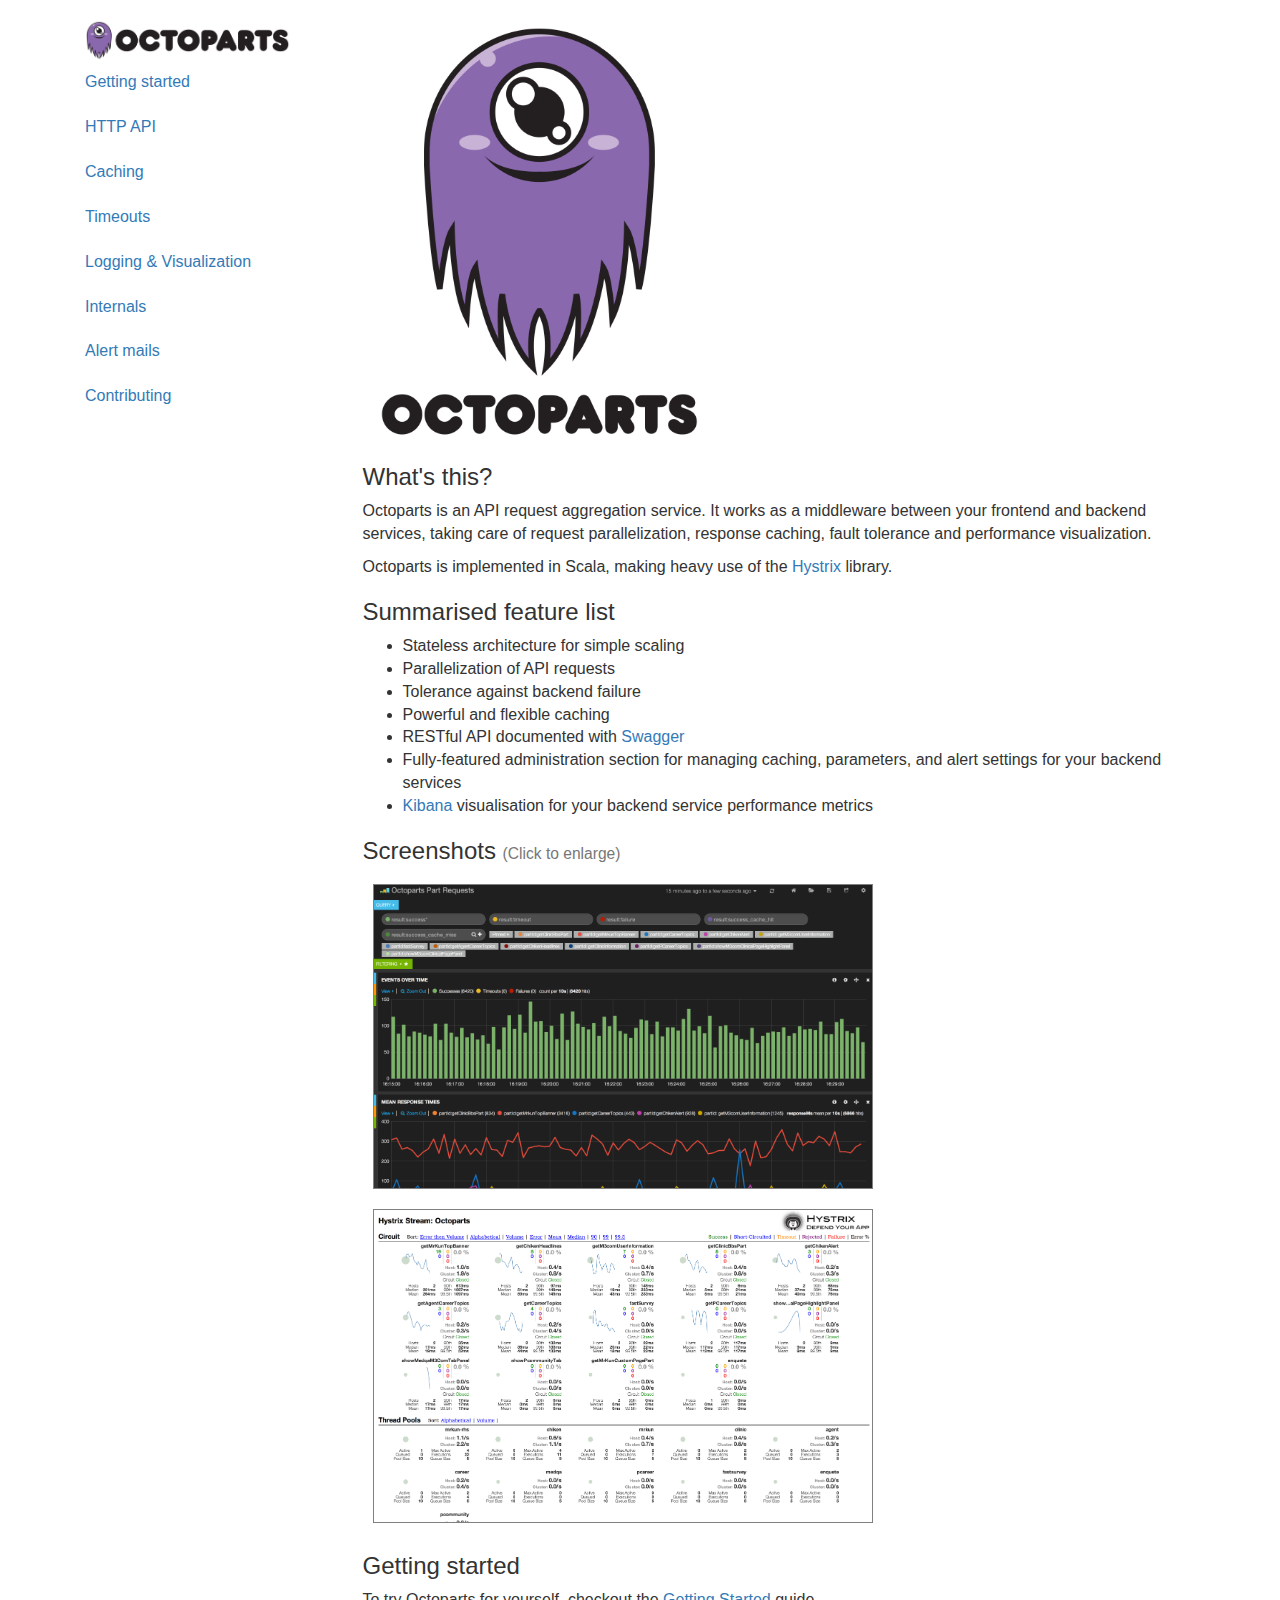
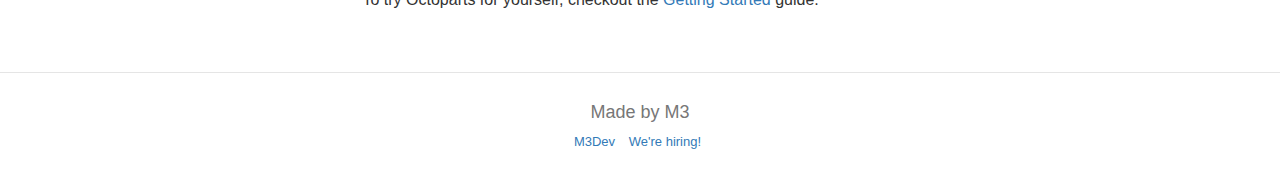
<file: index.html>
<!DOCTYPE html>
<!--[if lt IE 7]>      <html class="no-js lt-ie9 lt-ie8 lt-ie7"> <![endif]-->
<!--[if IE 7]>         <html class="no-js lt-ie9 lt-ie8"> <![endif]-->
<!--[if IE 8]>         <html class="no-js lt-ie9"> <![endif]-->
<!--[if gt IE 8]><!--> <html lang="en" class="no-js"> <!--<![endif]-->
  <head>
    <meta charset="utf-8">
    <meta http-equiv="X-UA-Compatible" content="IE=edge,chrome=1">
    <!-- Use title if it's in the page YAML frontmatter -->
    <title>Octoparts</title>
    <meta name="description" content="">
    <meta name="viewport" content="width=device-width, initial-scale=h">

    <!-- Place favicon.ico and apple-touch-icon.png in the root directory -->

    <script src="js/vendor/modernizr-2.6.1.min.js"></script>

    <link rel="stylesheet" href="//maxcdn.bootstrapcdn.com/bootstrap/3.2.0/css/bootstrap.min.css">
    <link rel="stylesheet" href="css/main.css">
  </head>
  <body>
    <!--[if lt IE 7]>
        <p class="chromeframe">You are using an outdated browser. <a href="http://browsehappy.com/">Upgrade your browser today</a> or <a href="http://www.google.com/chromeframe/?redirect=true">install Google Chrome Frame</a> to better experience this site.</p>
    <![endif]-->

    <div class="container">
      <div class="row">

        <div class="col-md-3">
          <div id="sidebar" style="padding-top: 20px;">
<a href="./">                <img width="220px" style="padding-left: 15px;" src="img/octo_logo1.png" />
</a>
            <ul class="nav nav-pills nav-stacked">
              <li ><a href="getting-started.html">Getting started</a></a></li>
              <li ><a href="http-api.html">HTTP API</a></a></li>
              <li ><a href="caching.html">Caching</a></a></li>
              <li ><a href="timeouts.html">Timeouts</a></a></li>
              <li ><a href="logging-visualization.html">Logging & Visualization</a></a></li>
              <li ><a href="internals.html">Internals</a></a></li>
              <li ><a href="alert-mails.html">Alert mails</a></a></li>
              <li ><a href="contributing.html">Contributing</a></a></li>
            </ul>
          </div>
        </div>

        <div class="col-md-9">
          <h1></h1>
          <img width="350px" src="img/octo_logo2.png" />

<h3>What's this?</h3>

<p>Octoparts is an API request aggregation service. It works as a middleware between your frontend and backend services, taking care of request parallelization, response caching, fault tolerance and performance visualization.</p>

<p>Octoparts is implemented in Scala, making heavy use of the <a href="https://github.com/Netflix/Hystrix">Hystrix</a> library.</p>

<h3>Summarised feature list</h3>
<ul>
  <li>Stateless architecture for simple scaling</li>
  <li>Parallelization of API requests</li>
  <li>Tolerance against backend failure</li>
  <li>Powerful and flexible caching</li>
  <li>RESTful API documented with <a href="http://swagger.wordnik.com/">Swagger</a></li>
  <li>Fully-featured administration section for managing caching, parameters, and alert settings for your backend services</li>
  <li><a href="http://www.elasticsearch.org/overview/kibana/">Kibana</a> visualisation for your backend service performance metrics</li>
</ul>

<h3>Screenshots <small>(Click to enlarge)</small></h3>

<div class="screenshot">
<a target="_blank" href="img/kibana_dashboard.png">    <img width="500px" src="img/kibana_dashboard.png" />
</a></div>

<div class="screenshot">
<a target="_blank" href="img/hystrix_dashboard.png">    <img width="500px" src="img/hystrix_dashboard.png" />
</a></div>

<h3>Getting started</h3>
<p>To try Octoparts for yourself, checkout the <a href="getting-started.html">Getting Started</a> guide.</p>

        </div>

      </div>
    </div>

    <footer class="site-footer">
      <div class="container">
        <div class="row">
          <div class="col-md-12">
            <h4>Made by M3</h4>
          </div>
        </div>
        <div class="row">
          <div class="col-md-12">
            <ul class="list-inline">
                <li>
                  <a href="http://m3dev.github.io/">M3Dev</a>
                </li>
                <li>
                  <a href="http://at.m3.com/job">We're hiring!</a>
                </li>
            </ul>
          </div>
        </div>
      </div>
    </footer>

    <script src="//ajax.googleapis.com/ajax/libs/jquery/1.8.0/jquery.min.js"></script>
    <script>window.jQuery || document.write('<script src="js/vendor/jquery-1.8.0.min.js"><\/script>')</script>
    <script src="//maxcdn.bootstrapcdn.com/bootstrap/3.2.0/js/bootstrap.min.js"></script>
    <script src="js/plugins.js"></script>
    <script src="js/main.js"></script>

    <!-- Google Analytics: change UA-XXXXX-X to be your site's ID. -->
    <script>
        var _gaq=[['_setAccount','UA-XXXXX-X'],['_trackPageview']];
        (function(d,t){var g=d.createElement(t),s=d.getElementsByTagName(t)[0];
        g.src=('https:'==location.protocol?'//ssl':'//www')+'.google-analytics.com/ga.js';
        s.parentNode.insertBefore(g,s)}(document,'script'));
    </script>
  </body>
</html>
</file>
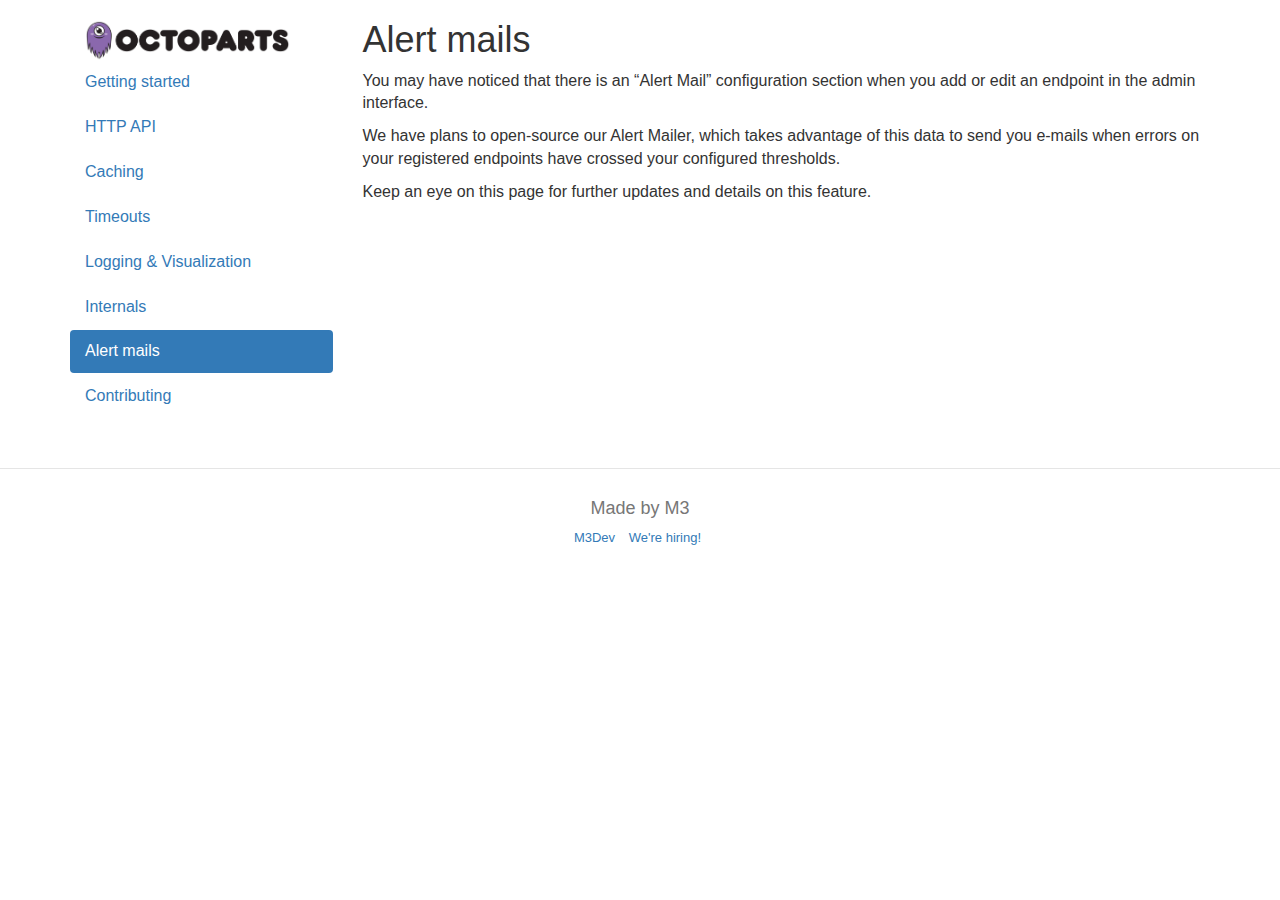
<file: alert-mails.html>
<!DOCTYPE html>
<!--[if lt IE 7]>      <html class="no-js lt-ie9 lt-ie8 lt-ie7"> <![endif]-->
<!--[if IE 7]>         <html class="no-js lt-ie9 lt-ie8"> <![endif]-->
<!--[if IE 8]>         <html class="no-js lt-ie9"> <![endif]-->
<!--[if gt IE 8]><!--> <html lang="en" class="no-js"> <!--<![endif]-->
  <head>
    <meta charset="utf-8">
    <meta http-equiv="X-UA-Compatible" content="IE=edge,chrome=1">
    <!-- Use title if it's in the page YAML frontmatter -->
    <title>Alert mails | Octoparts</title>
    <meta name="description" content="">
    <meta name="viewport" content="width=device-width, initial-scale=h">

    <!-- Place favicon.ico and apple-touch-icon.png in the root directory -->

    <script src="js/vendor/modernizr-2.6.1.min.js"></script>

    <link rel="stylesheet" href="//maxcdn.bootstrapcdn.com/bootstrap/3.2.0/css/bootstrap.min.css">
    <link rel="stylesheet" href="css/main.css">
  </head>
  <body>
    <!--[if lt IE 7]>
        <p class="chromeframe">You are using an outdated browser. <a href="http://browsehappy.com/">Upgrade your browser today</a> or <a href="http://www.google.com/chromeframe/?redirect=true">install Google Chrome Frame</a> to better experience this site.</p>
    <![endif]-->

    <div class="container">
      <div class="row">

        <div class="col-md-3">
          <div id="sidebar" style="padding-top: 20px;">
<a href="./">                <img width="220px" style="padding-left: 15px;" src="img/octo_logo1.png" />
</a>
            <ul class="nav nav-pills nav-stacked">
              <li ><a href="getting-started.html">Getting started</a></a></li>
              <li ><a href="http-api.html">HTTP API</a></a></li>
              <li ><a href="caching.html">Caching</a></a></li>
              <li ><a href="timeouts.html">Timeouts</a></a></li>
              <li ><a href="logging-visualization.html">Logging & Visualization</a></a></li>
              <li ><a href="internals.html">Internals</a></a></li>
              <li class='active'><a href="alert-mails.html">Alert mails</a></a></li>
              <li ><a href="contributing.html">Contributing</a></a></li>
            </ul>
          </div>
        </div>

        <div class="col-md-9">
          <h1>Alert mails</h1>
          <p>You may have noticed that there is an &ldquo;Alert Mail&rdquo; configuration section when you add or edit an endpoint in the admin interface.</p>

<p>We have plans to open-source our Alert Mailer, which takes advantage of this data to send you e-mails when errors on your registered endpoints have crossed your configured thresholds.</p>

<p>Keep an eye on this page for further updates and details on this feature.</p>

        </div>

      </div>
    </div>

    <footer class="site-footer">
      <div class="container">
        <div class="row">
          <div class="col-md-12">
            <h4>Made by M3</h4>
          </div>
        </div>
        <div class="row">
          <div class="col-md-12">
            <ul class="list-inline">
                <li>
                  <a href="http://m3dev.github.io/">M3Dev</a>
                </li>
                <li>
                  <a href="http://at.m3.com/job">We're hiring!</a>
                </li>
            </ul>
          </div>
        </div>
      </div>
    </footer>

    <script src="//ajax.googleapis.com/ajax/libs/jquery/1.8.0/jquery.min.js"></script>
    <script>window.jQuery || document.write('<script src="js/vendor/jquery-1.8.0.min.js"><\/script>')</script>
    <script src="//maxcdn.bootstrapcdn.com/bootstrap/3.2.0/js/bootstrap.min.js"></script>
    <script src="js/plugins.js"></script>
    <script src="js/main.js"></script>

    <!-- Google Analytics: change UA-XXXXX-X to be your site's ID. -->
    <script>
        var _gaq=[['_setAccount','UA-XXXXX-X'],['_trackPageview']];
        (function(d,t){var g=d.createElement(t),s=d.getElementsByTagName(t)[0];
        g.src=('https:'==location.protocol?'//ssl':'//www')+'.google-analytics.com/ga.js';
        s.parentNode.insertBefore(g,s)}(document,'script'));
    </script>
  </body>
</html>
</file>
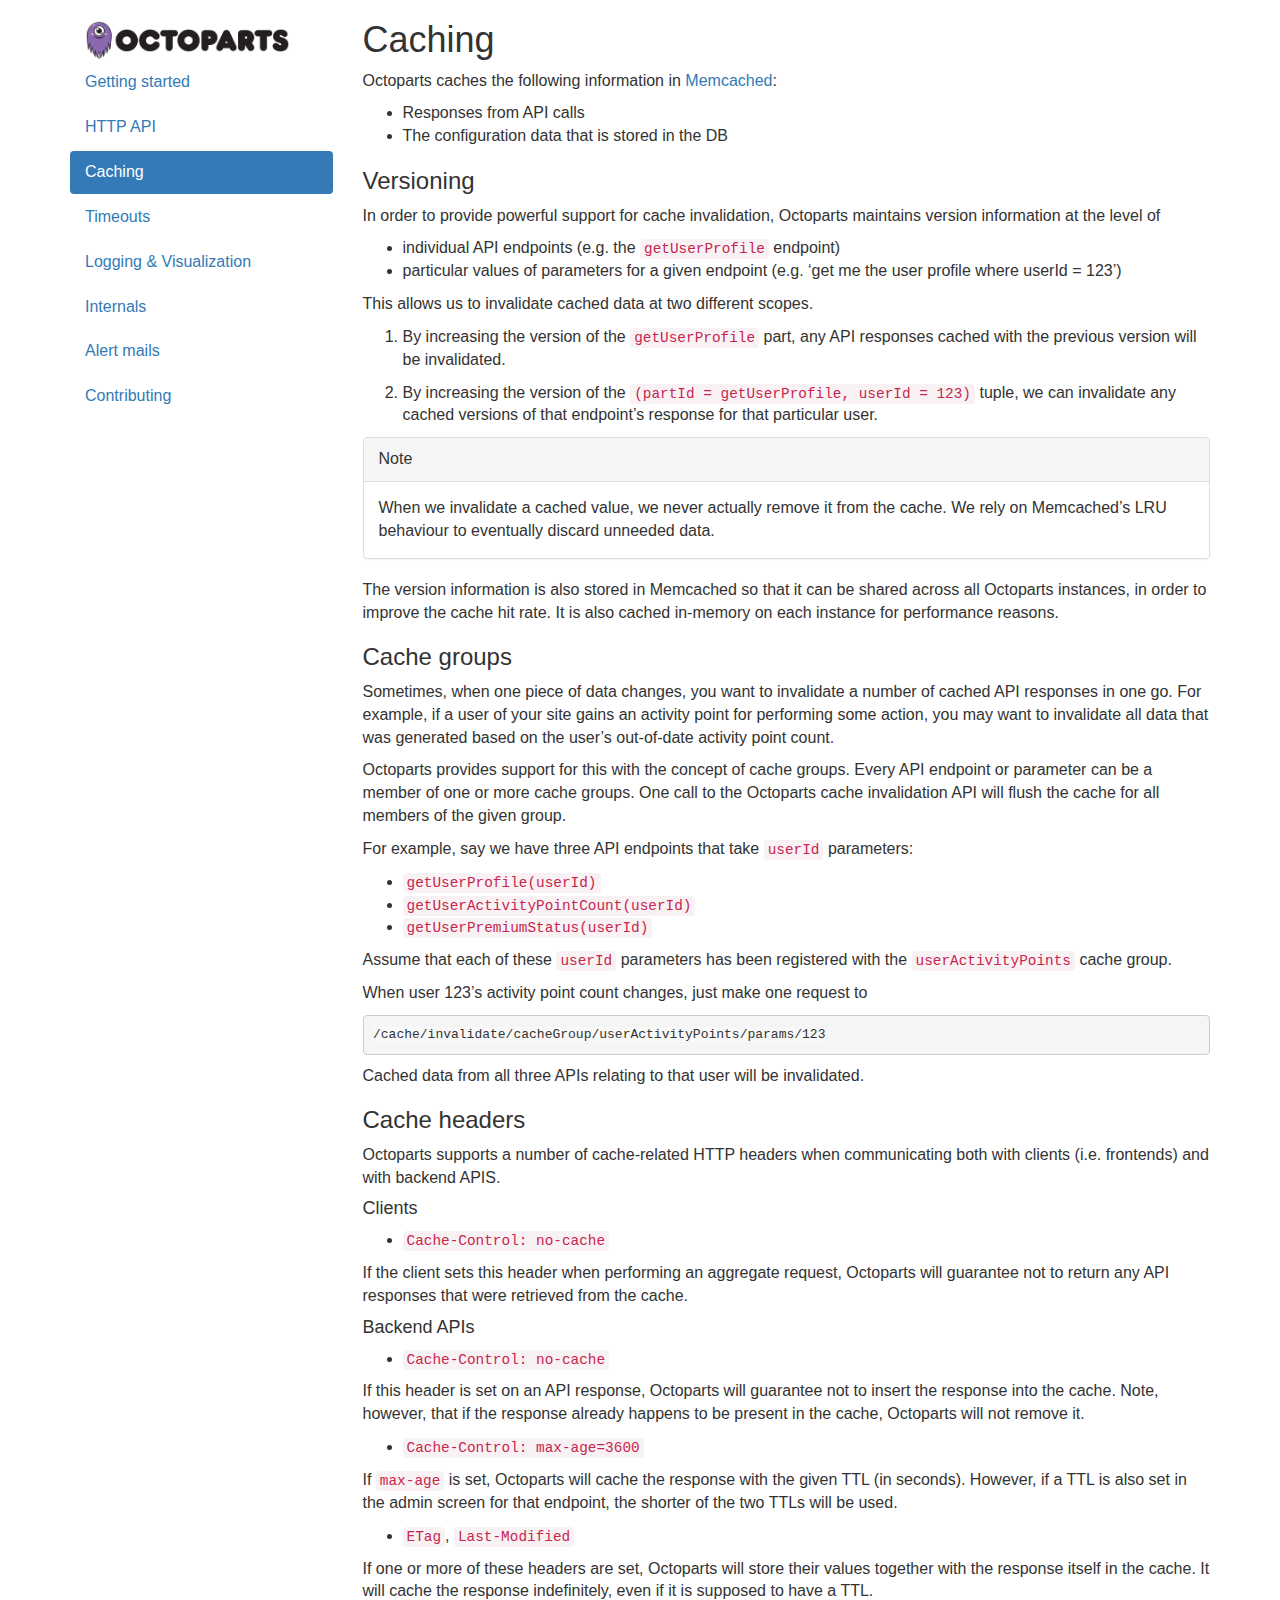
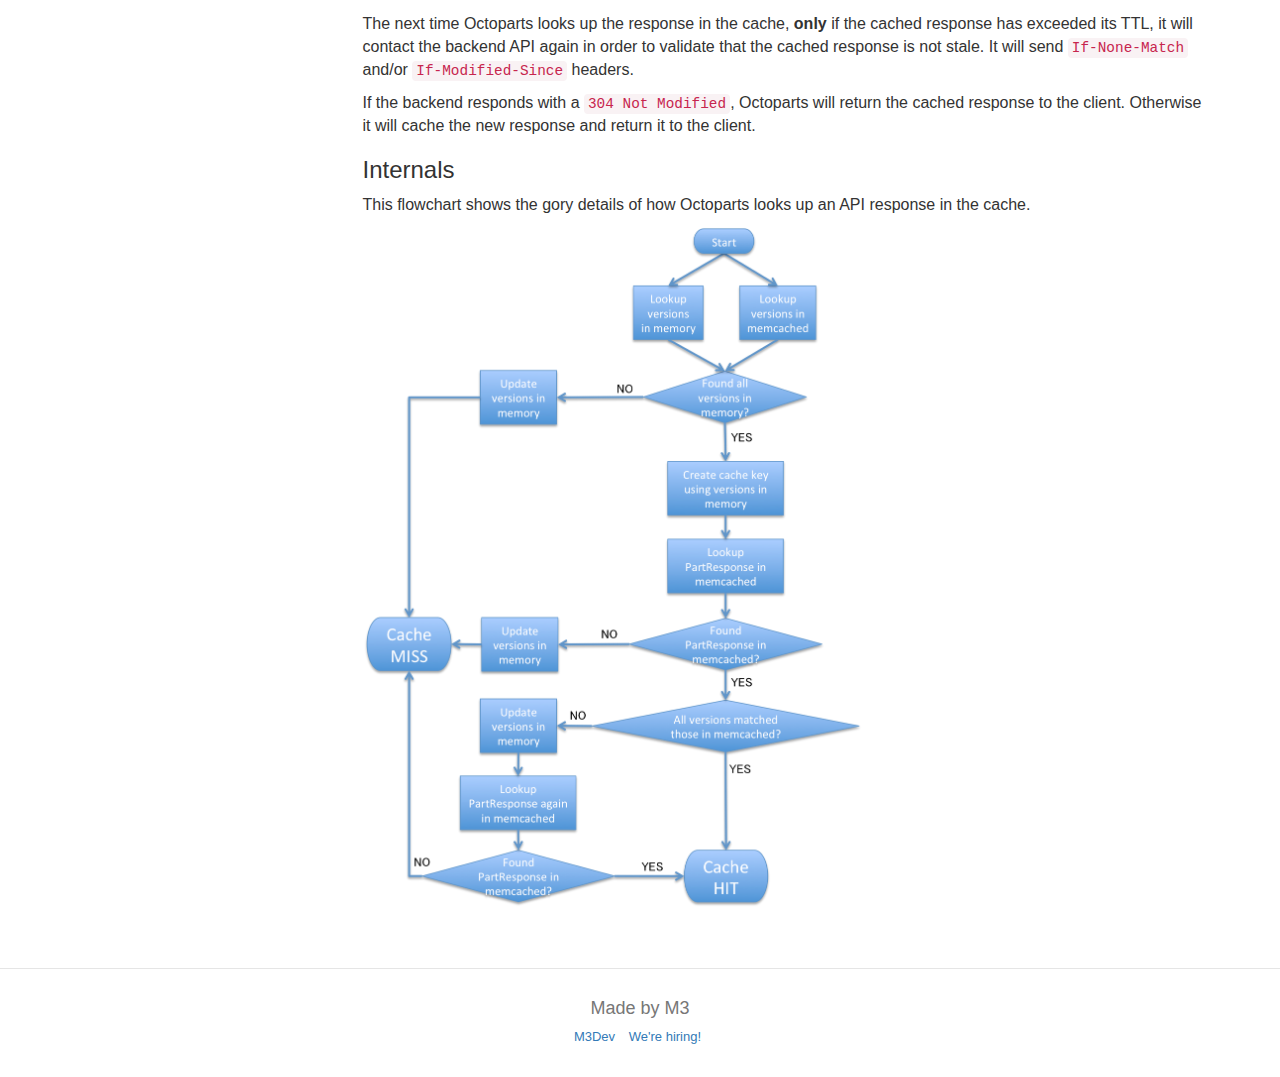
<file: caching.html>
<!DOCTYPE html>
<!--[if lt IE 7]>      <html class="no-js lt-ie9 lt-ie8 lt-ie7"> <![endif]-->
<!--[if IE 7]>         <html class="no-js lt-ie9 lt-ie8"> <![endif]-->
<!--[if IE 8]>         <html class="no-js lt-ie9"> <![endif]-->
<!--[if gt IE 8]><!--> <html lang="en" class="no-js"> <!--<![endif]-->
  <head>
    <meta charset="utf-8">
    <meta http-equiv="X-UA-Compatible" content="IE=edge,chrome=1">
    <!-- Use title if it's in the page YAML frontmatter -->
    <title>Caching | Octoparts</title>
    <meta name="description" content="">
    <meta name="viewport" content="width=device-width, initial-scale=h">

    <!-- Place favicon.ico and apple-touch-icon.png in the root directory -->

    <script src="js/vendor/modernizr-2.6.1.min.js"></script>

    <link rel="stylesheet" href="//maxcdn.bootstrapcdn.com/bootstrap/3.2.0/css/bootstrap.min.css">
    <link rel="stylesheet" href="css/main.css">
  </head>
  <body>
    <!--[if lt IE 7]>
        <p class="chromeframe">You are using an outdated browser. <a href="http://browsehappy.com/">Upgrade your browser today</a> or <a href="http://www.google.com/chromeframe/?redirect=true">install Google Chrome Frame</a> to better experience this site.</p>
    <![endif]-->

    <div class="container">
      <div class="row">

        <div class="col-md-3">
          <div id="sidebar" style="padding-top: 20px;">
<a href="./">                <img width="220px" style="padding-left: 15px;" src="img/octo_logo1.png" />
</a>
            <ul class="nav nav-pills nav-stacked">
              <li ><a href="getting-started.html">Getting started</a></a></li>
              <li ><a href="http-api.html">HTTP API</a></a></li>
              <li class='active'><a href="caching.html">Caching</a></a></li>
              <li ><a href="timeouts.html">Timeouts</a></a></li>
              <li ><a href="logging-visualization.html">Logging & Visualization</a></a></li>
              <li ><a href="internals.html">Internals</a></a></li>
              <li ><a href="alert-mails.html">Alert mails</a></a></li>
              <li ><a href="contributing.html">Contributing</a></a></li>
            </ul>
          </div>
        </div>

        <div class="col-md-9">
          <h1>Caching</h1>
          <p>Octoparts caches the following information in <a href="http://memcached.org/">Memcached</a>:</p>

<ul>
<li>Responses from API calls</li>
<li>The configuration data that is stored in the DB</li>
</ul>

<h3>Versioning</h3>

<p>In order to provide powerful support for cache invalidation, Octoparts maintains version information at the level of</p>

<ul>
<li>individual API endpoints (e.g. the <code>getUserProfile</code> endpoint)</li>
<li>particular values of parameters for a given endpoint (e.g. &lsquo;get me the user profile where userId = 123&rsquo;)</li>
</ul>

<p>This allows us to invalidate cached data at two different scopes.</p>

<ol>
<li><p>By increasing the version of the <code>getUserProfile</code> part, any API responses cached with the previous version will be invalidated.</p></li>
<li><p>By increasing the version of the <code>(partId = getUserProfile, userId = 123)</code> tuple, we can invalidate any cached versions of that endpoint&rsquo;s response for that particular user.</p></li>
</ol>

<div class='panel panel-default'><div class='panel-heading'>Note</div><div class='panel-body'>  When we invalidate a cached value, we never actually remove it from the cache. We rely on Memcached&rsquo;s LRU behaviour to eventually discard unneeded data.
</div></div>

<p>The version information is also stored in Memcached so that it can be shared across all Octoparts instances, in order to improve the cache hit rate. It is also cached in-memory on each instance for performance reasons.</p>

<h3>Cache groups</h3>

<p>Sometimes, when one piece of data changes, you want to invalidate a number of cached API responses in one go. For example, if a user of your site gains an activity point for performing some action, you may want to invalidate all data that was generated based on the user&rsquo;s out-of-date activity point count.</p>

<p>Octoparts provides support for this with the concept of cache groups. Every API endpoint or parameter can be a member of one or more cache groups. One call to the Octoparts cache invalidation API will flush the cache for all members of the given group.</p>

<p>For example, say we have three API endpoints that take <code>userId</code> parameters:</p>

<ul>
<li><code>getUserProfile(userId)</code></li>
<li><code>getUserActivityPointCount(userId)</code></li>
<li><code>getUserPremiumStatus(userId)</code></li>
</ul>

<p>Assume that each of these <code>userId</code> parameters has been registered with the <code>userActivityPoints</code> cache group.</p>

<p>When user 123&rsquo;s activity point count changes, just make one request to </p>
<pre><code class="highlight plaintext">/cache/invalidate/cacheGroup/userActivityPoints/params/123
</code></pre>

<p>Cached data from all three APIs relating to that user will be invalidated.</p>

<h3>Cache headers</h3>

<p>Octoparts supports a number of cache-related HTTP headers when communicating both with clients (i.e. frontends) and with backend APIS.</p>

<h4>Clients</h4>

<ul>
<li><code>Cache-Control: no-cache</code></li>
</ul>

<p>If the client sets this header when performing an aggregate request, Octoparts will guarantee not to return any API responses that were retrieved from the cache.</p>

<h4>Backend APIs</h4>

<ul>
<li><code>Cache-Control: no-cache</code></li>
</ul>

<p>If this header is set on an API response, Octoparts will guarantee not to insert the response into the cache. Note, however, that if the response already happens to be present in the cache, Octoparts will not remove it.</p>

<ul>
<li><code>Cache-Control: max-age=3600</code></li>
</ul>

<p>If <code>max-age</code> is set, Octoparts will cache the response with the given TTL (in seconds). However, if a TTL is also set in the admin screen for that endpoint, the shorter of the two TTLs will be used.</p>

<ul>
<li><code>ETag</code>, <code>Last-Modified</code></li>
</ul>

<p>If one or more of these headers are set, Octoparts will store their values together with the response itself in the cache. It will cache the response indefinitely, even if it is supposed to have a TTL.</p>

<p>The next time Octoparts looks up the response in the cache, <strong>only</strong> if the cached response has exceeded its TTL, it will contact the backend API again in order to validate that the cached response is not stale. It will send <code>If-None-Match</code> and/or <code>If-Modified-Since</code> headers. </p>

<p>If the backend responds with a <code>304 Not Modified</code>, Octoparts will return the cached response to the client. Otherwise it will cache the new response and return it to the client.</p>

<h3>Internals</h3>

<p>This flowchart shows the gory details of how Octoparts looks up an API response in the cache.</p>

<p><a target="_blank" href="img/cache-lookup-sequence.png">    <img width="500px" src="img/cache-lookup-sequence.png" />
</a></p>

        </div>

      </div>
    </div>

    <footer class="site-footer">
      <div class="container">
        <div class="row">
          <div class="col-md-12">
            <h4>Made by M3</h4>
          </div>
        </div>
        <div class="row">
          <div class="col-md-12">
            <ul class="list-inline">
                <li>
                  <a href="http://m3dev.github.io/">M3Dev</a>
                </li>
                <li>
                  <a href="http://at.m3.com/job">We're hiring!</a>
                </li>
            </ul>
          </div>
        </div>
      </div>
    </footer>

    <script src="//ajax.googleapis.com/ajax/libs/jquery/1.8.0/jquery.min.js"></script>
    <script>window.jQuery || document.write('<script src="js/vendor/jquery-1.8.0.min.js"><\/script>')</script>
    <script src="//maxcdn.bootstrapcdn.com/bootstrap/3.2.0/js/bootstrap.min.js"></script>
    <script src="js/plugins.js"></script>
    <script src="js/main.js"></script>

    <!-- Google Analytics: change UA-XXXXX-X to be your site's ID. -->
    <script>
        var _gaq=[['_setAccount','UA-XXXXX-X'],['_trackPageview']];
        (function(d,t){var g=d.createElement(t),s=d.getElementsByTagName(t)[0];
        g.src=('https:'==location.protocol?'//ssl':'//www')+'.google-analytics.com/ga.js';
        s.parentNode.insertBefore(g,s)}(document,'script'));
    </script>
  </body>
</html>
</file>
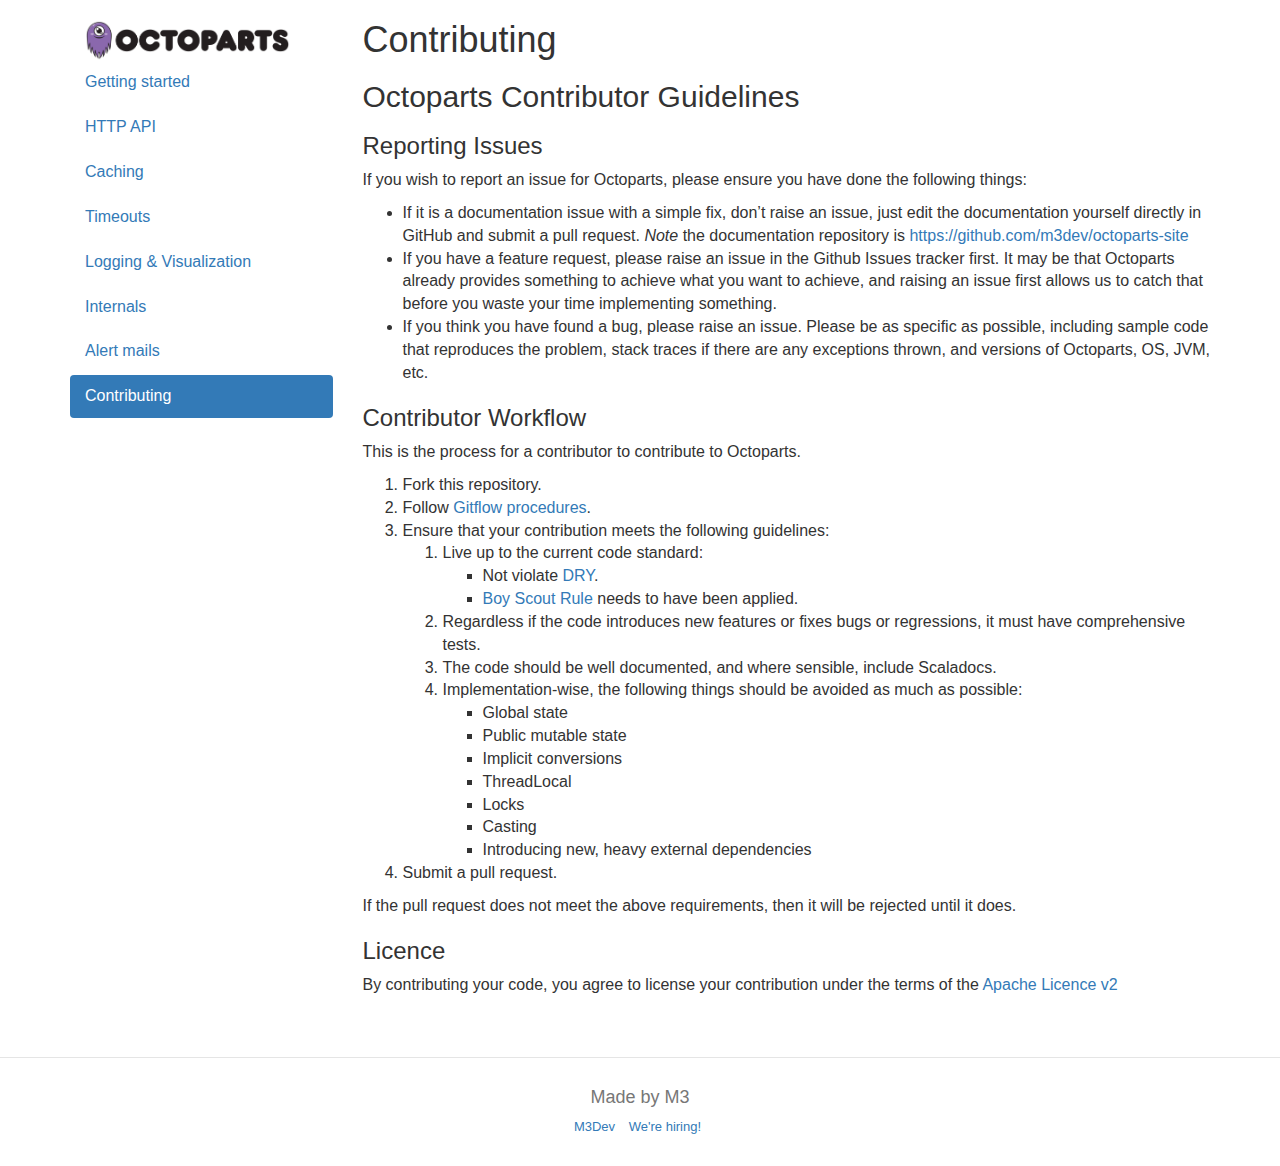
<file: contributing.html>
<!DOCTYPE html>
<!--[if lt IE 7]>      <html class="no-js lt-ie9 lt-ie8 lt-ie7"> <![endif]-->
<!--[if IE 7]>         <html class="no-js lt-ie9 lt-ie8"> <![endif]-->
<!--[if IE 8]>         <html class="no-js lt-ie9"> <![endif]-->
<!--[if gt IE 8]><!--> <html lang="en" class="no-js"> <!--<![endif]-->
  <head>
    <meta charset="utf-8">
    <meta http-equiv="X-UA-Compatible" content="IE=edge,chrome=1">
    <!-- Use title if it's in the page YAML frontmatter -->
    <title>Contributing | Octoparts</title>
    <meta name="description" content="">
    <meta name="viewport" content="width=device-width, initial-scale=h">

    <!-- Place favicon.ico and apple-touch-icon.png in the root directory -->

    <script src="js/vendor/modernizr-2.6.1.min.js"></script>

    <link rel="stylesheet" href="//maxcdn.bootstrapcdn.com/bootstrap/3.2.0/css/bootstrap.min.css">
    <link rel="stylesheet" href="css/main.css">
  </head>
  <body>
    <!--[if lt IE 7]>
        <p class="chromeframe">You are using an outdated browser. <a href="http://browsehappy.com/">Upgrade your browser today</a> or <a href="http://www.google.com/chromeframe/?redirect=true">install Google Chrome Frame</a> to better experience this site.</p>
    <![endif]-->

    <div class="container">
      <div class="row">

        <div class="col-md-3">
          <div id="sidebar" style="padding-top: 20px;">
<a href="./">                <img width="220px" style="padding-left: 15px;" src="img/octo_logo1.png" />
</a>
            <ul class="nav nav-pills nav-stacked">
              <li ><a href="getting-started.html">Getting started</a></a></li>
              <li ><a href="http-api.html">HTTP API</a></a></li>
              <li ><a href="caching.html">Caching</a></a></li>
              <li ><a href="timeouts.html">Timeouts</a></a></li>
              <li ><a href="logging-visualization.html">Logging & Visualization</a></a></li>
              <li ><a href="internals.html">Internals</a></a></li>
              <li ><a href="alert-mails.html">Alert mails</a></a></li>
              <li class='active'><a href="contributing.html">Contributing</a></a></li>
            </ul>
          </div>
        </div>

        <div class="col-md-9">
          <h1>Contributing</h1>
          <h2>Octoparts Contributor Guidelines</h2>

<h3>Reporting Issues</h3>

<p>If you wish to report an issue for Octoparts, please ensure you have done the following things:</p>

<ul>
<li>If it is a documentation issue with a simple fix, don&rsquo;t raise an issue, just edit the documentation yourself directly in GitHub and submit a pull request. <em>Note</em> the documentation repository is <a href="https://github.com/m3dev/octoparts-site">https://github.com/m3dev/octoparts-site</a></li>
<li>If you have a feature request, please raise an issue in the Github Issues tracker first.  It may be that Octoparts already provides something to achieve what you want to achieve, and raising an issue first allows us to catch that before you waste your time implementing something.</li>
<li>If you think you have found a bug, please raise an issue.  Please be as specific as possible, including sample code that reproduces the problem, stack traces if there are any exceptions thrown, and versions of Octoparts, OS, JVM, etc.</li>
</ul>

<h3>Contributor Workflow</h3>

<p>This is the process for a contributor to contribute to Octoparts.</p>

<ol>
<li>Fork this repository.</li>
<li>Follow <a href="http://nvie.com/posts/a-successful-git-branching-model/">Gitflow procedures</a>.</li>
<li>Ensure that your contribution meets the following guidelines:

<ol>
<li>Live up to the current code standard:

<ul>
<li>Not violate <a href="http://programmer.97things.oreilly.com/wiki/index.php/Don%27t_Repeat_Yourself">DRY</a>.</li>
<li><a href="http://programmer.97things.oreilly.com/wiki/index.php/The_Boy_Scout_Rule">Boy Scout Rule</a> needs to have been applied.</li>
</ul></li>
<li>Regardless if the code introduces new features or fixes bugs or regressions, it must have comprehensive tests.</li>
<li>The code should be well documented, and where sensible, include Scaladocs.</li>
<li>Implementation-wise, the following things should be avoided as much as possible:

<ul>
<li>Global state</li>
<li>Public mutable state</li>
<li>Implicit conversions</li>
<li>ThreadLocal</li>
<li>Locks</li>
<li>Casting</li>
<li>Introducing new, heavy external dependencies</li>
</ul></li>
</ol></li>
<li>Submit a pull request.</li>
</ol>

<p>If the pull request does not meet the above requirements, then it will be rejected until it does.</p>

<h3>Licence</h3>

<p>By contributing your code, you agree to license your contribution under the terms of the <a href="http://www.apache.org/licenses/LICENSE-2.0.html">Apache Licence v2</a></p>

        </div>

      </div>
    </div>

    <footer class="site-footer">
      <div class="container">
        <div class="row">
          <div class="col-md-12">
            <h4>Made by M3</h4>
          </div>
        </div>
        <div class="row">
          <div class="col-md-12">
            <ul class="list-inline">
                <li>
                  <a href="http://m3dev.github.io/">M3Dev</a>
                </li>
                <li>
                  <a href="http://at.m3.com/job">We're hiring!</a>
                </li>
            </ul>
          </div>
        </div>
      </div>
    </footer>

    <script src="//ajax.googleapis.com/ajax/libs/jquery/1.8.0/jquery.min.js"></script>
    <script>window.jQuery || document.write('<script src="js/vendor/jquery-1.8.0.min.js"><\/script>')</script>
    <script src="//maxcdn.bootstrapcdn.com/bootstrap/3.2.0/js/bootstrap.min.js"></script>
    <script src="js/plugins.js"></script>
    <script src="js/main.js"></script>

    <!-- Google Analytics: change UA-XXXXX-X to be your site's ID. -->
    <script>
        var _gaq=[['_setAccount','UA-XXXXX-X'],['_trackPageview']];
        (function(d,t){var g=d.createElement(t),s=d.getElementsByTagName(t)[0];
        g.src=('https:'==location.protocol?'//ssl':'//www')+'.google-analytics.com/ga.js';
        s.parentNode.insertBefore(g,s)}(document,'script'));
    </script>
  </body>
</html>
</file>
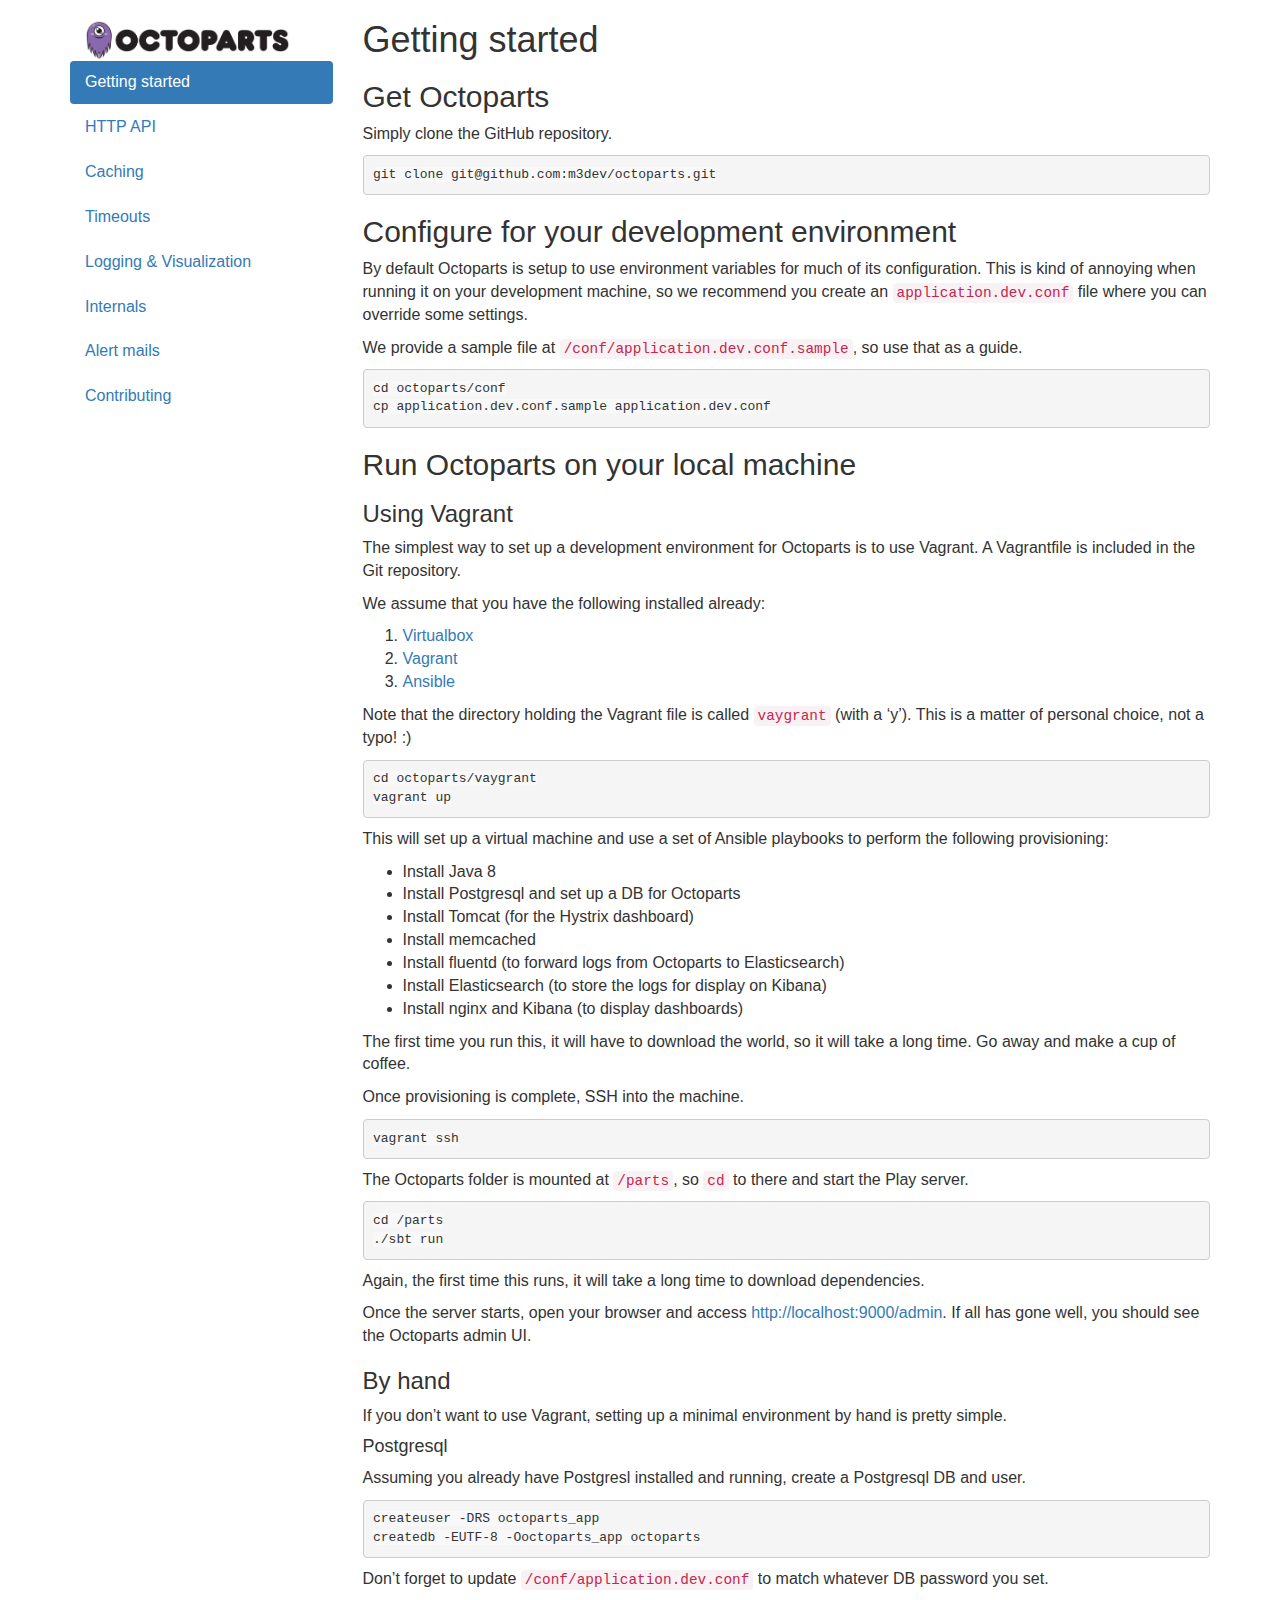
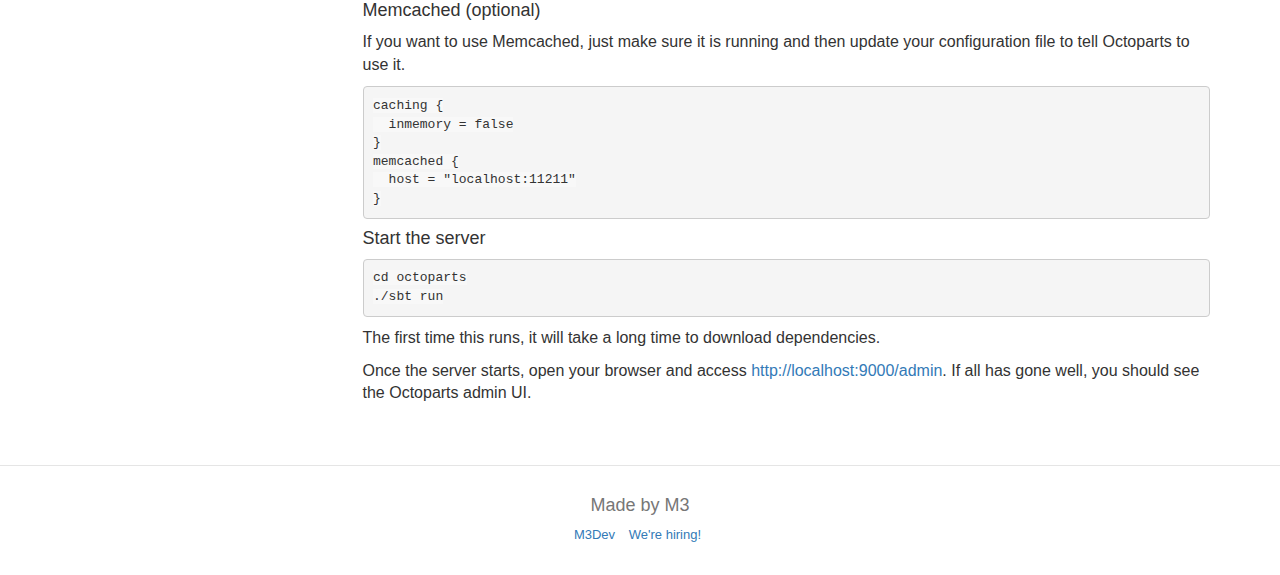
<file: getting-started.html>
<!DOCTYPE html>
<!--[if lt IE 7]>      <html class="no-js lt-ie9 lt-ie8 lt-ie7"> <![endif]-->
<!--[if IE 7]>         <html class="no-js lt-ie9 lt-ie8"> <![endif]-->
<!--[if IE 8]>         <html class="no-js lt-ie9"> <![endif]-->
<!--[if gt IE 8]><!--> <html lang="en" class="no-js"> <!--<![endif]-->
  <head>
    <meta charset="utf-8">
    <meta http-equiv="X-UA-Compatible" content="IE=edge,chrome=1">
    <!-- Use title if it's in the page YAML frontmatter -->
    <title>Getting started | Octoparts</title>
    <meta name="description" content="">
    <meta name="viewport" content="width=device-width, initial-scale=h">

    <!-- Place favicon.ico and apple-touch-icon.png in the root directory -->

    <script src="js/vendor/modernizr-2.6.1.min.js"></script>

    <link rel="stylesheet" href="//maxcdn.bootstrapcdn.com/bootstrap/3.2.0/css/bootstrap.min.css">
    <link rel="stylesheet" href="css/main.css">
  </head>
  <body>
    <!--[if lt IE 7]>
        <p class="chromeframe">You are using an outdated browser. <a href="http://browsehappy.com/">Upgrade your browser today</a> or <a href="http://www.google.com/chromeframe/?redirect=true">install Google Chrome Frame</a> to better experience this site.</p>
    <![endif]-->

    <div class="container">
      <div class="row">

        <div class="col-md-3">
          <div id="sidebar" style="padding-top: 20px;">
<a href="./">                <img width="220px" style="padding-left: 15px;" src="img/octo_logo1.png" />
</a>
            <ul class="nav nav-pills nav-stacked">
              <li class='active'><a href="getting-started.html">Getting started</a></a></li>
              <li ><a href="http-api.html">HTTP API</a></a></li>
              <li ><a href="caching.html">Caching</a></a></li>
              <li ><a href="timeouts.html">Timeouts</a></a></li>
              <li ><a href="logging-visualization.html">Logging & Visualization</a></a></li>
              <li ><a href="internals.html">Internals</a></a></li>
              <li ><a href="alert-mails.html">Alert mails</a></a></li>
              <li ><a href="contributing.html">Contributing</a></a></li>
            </ul>
          </div>
        </div>

        <div class="col-md-9">
          <h1>Getting started</h1>
          <h2>Get Octoparts</h2>

<p>Simply clone the GitHub repository.</p>
<pre><code class="highlight plaintext">git clone git@github.com:m3dev/octoparts.git
</code></pre>

<h2>Configure for your development environment</h2>

<p>By default Octoparts is setup to use environment variables for much of its configuration. This is kind of annoying when running it on your development machine, so we recommend you create an <code>application.dev.conf</code> file where you can override some settings.</p>

<p>We provide a sample file at <code>/conf/application.dev.conf.sample</code>, so use that as a guide.</p>
<pre><code class="highlight plaintext">cd octoparts/conf
cp application.dev.conf.sample application.dev.conf
</code></pre>

<h2>Run Octoparts on your local machine</h2>

<h3>Using Vagrant</h3>

<p>The simplest way to set up a development environment for Octoparts is to use Vagrant. A Vagrantfile is included in the Git repository.</p>

<p>We assume that you have the following installed already:</p>

<ol>
<li><a href="https://www.virtualbox.org">Virtualbox</a></li>
<li><a href="http://www.vagrantup.com/">Vagrant</a></li>
<li><a href="http://www.ansible.com/get-started">Ansible</a></li>
</ol>

<p>Note that the directory holding the Vagrant file is called <code>vaygrant</code> (with a &lsquo;y&rsquo;). This is a matter of personal choice, not a typo! :)</p>
<pre><code class="highlight plaintext">cd octoparts/vaygrant
vagrant up
</code></pre>

<p>This will set up a virtual machine and use a set of Ansible playbooks to perform the following provisioning:</p>

<ul>
<li>Install Java 8</li>
<li>Install Postgresql and set up a DB for Octoparts</li>
<li>Install Tomcat (for the Hystrix dashboard)</li>
<li>Install memcached</li>
<li>Install fluentd (to forward logs from Octoparts to Elasticsearch)</li>
<li>Install Elasticsearch (to store the logs for display on Kibana)</li>
<li>Install nginx and Kibana (to display dashboards)</li>
</ul>

<p>The first time you run this, it will have to download the world, so it will take a long time. Go away and make a cup of coffee.</p>

<p>Once provisioning is complete, SSH into the machine.</p>
<pre><code class="highlight plaintext">vagrant ssh
</code></pre>

<p>The Octoparts folder is mounted at <code>/parts</code>, so <code>cd</code> to there and start the Play server.</p>
<pre><code class="highlight plaintext">cd /parts
./sbt run
</code></pre>

<p>Again, the first time this runs, it will take a long time to download dependencies.</p>

<p>Once the server starts, open your browser and access <a target="_blank" href="http://localhost:9000/admin">http://localhost:9000/admin</a>. If all has gone well, you should see the Octoparts admin UI.</p>

<h3>By hand</h3>

<p>If you don&rsquo;t want to use Vagrant, setting up a minimal environment by hand is pretty simple.</p>

<h4>Postgresql</h4>

<p>Assuming you already have Postgresl installed and running, create a Postgresql DB and user.</p>
<pre><code class="highlight plaintext">createuser -DRS octoparts_app
createdb -EUTF-8 -Ooctoparts_app octoparts
</code></pre>

<p>Don&rsquo;t forget to update <code>/conf/application.dev.conf</code> to match whatever DB password you set.</p>

<h4>Memcached (optional)</h4>

<p>If you want to use Memcached, just make sure it is running and then update your configuration file to tell Octoparts to use it.</p>
<pre><code class="highlight plaintext">caching {
  inmemory = false
}
memcached {
  host = "localhost:11211"
}
</code></pre>

<h4>Start the server</h4>
<pre><code class="highlight plaintext">cd octoparts
./sbt run
</code></pre>

<p>The first time this runs, it will take a long time to download dependencies.</p>

<p>Once the server starts, open your browser and access <a target="_blank" href="http://localhost:9000/admin">http://localhost:9000/admin</a>. If all has gone well, you should see the Octoparts admin UI.</p>

        </div>

      </div>
    </div>

    <footer class="site-footer">
      <div class="container">
        <div class="row">
          <div class="col-md-12">
            <h4>Made by M3</h4>
          </div>
        </div>
        <div class="row">
          <div class="col-md-12">
            <ul class="list-inline">
                <li>
                  <a href="http://m3dev.github.io/">M3Dev</a>
                </li>
                <li>
                  <a href="http://at.m3.com/job">We're hiring!</a>
                </li>
            </ul>
          </div>
        </div>
      </div>
    </footer>

    <script src="//ajax.googleapis.com/ajax/libs/jquery/1.8.0/jquery.min.js"></script>
    <script>window.jQuery || document.write('<script src="js/vendor/jquery-1.8.0.min.js"><\/script>')</script>
    <script src="//maxcdn.bootstrapcdn.com/bootstrap/3.2.0/js/bootstrap.min.js"></script>
    <script src="js/plugins.js"></script>
    <script src="js/main.js"></script>

    <!-- Google Analytics: change UA-XXXXX-X to be your site's ID. -->
    <script>
        var _gaq=[['_setAccount','UA-XXXXX-X'],['_trackPageview']];
        (function(d,t){var g=d.createElement(t),s=d.getElementsByTagName(t)[0];
        g.src=('https:'==location.protocol?'//ssl':'//www')+'.google-analytics.com/ga.js';
        s.parentNode.insertBefore(g,s)}(document,'script'));
    </script>
  </body>
</html>
</file>
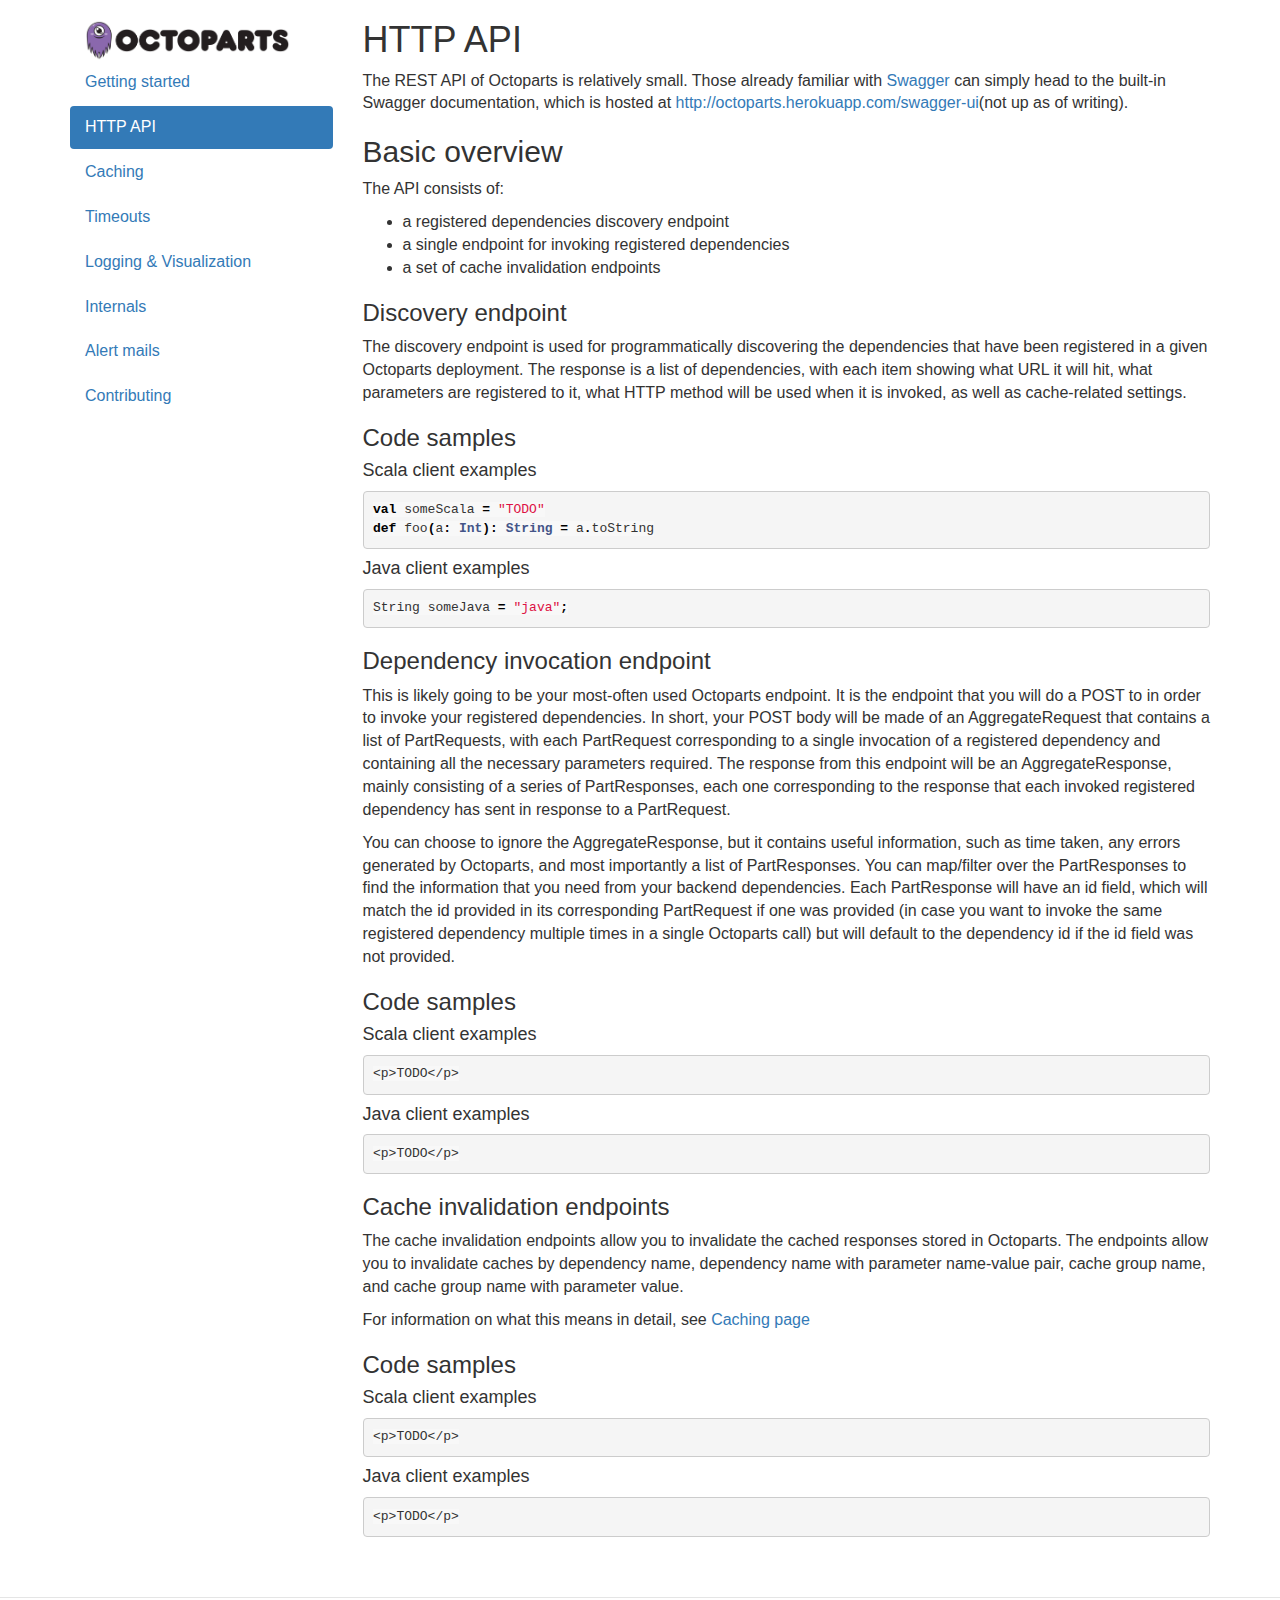
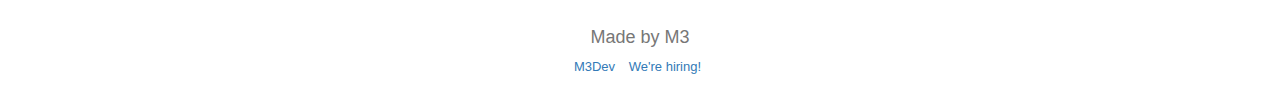
<file: http-api.html>
<!DOCTYPE html>
<!--[if lt IE 7]>      <html class="no-js lt-ie9 lt-ie8 lt-ie7"> <![endif]-->
<!--[if IE 7]>         <html class="no-js lt-ie9 lt-ie8"> <![endif]-->
<!--[if IE 8]>         <html class="no-js lt-ie9"> <![endif]-->
<!--[if gt IE 8]><!--> <html lang="en" class="no-js"> <!--<![endif]-->
  <head>
    <meta charset="utf-8">
    <meta http-equiv="X-UA-Compatible" content="IE=edge,chrome=1">
    <!-- Use title if it's in the page YAML frontmatter -->
    <title>HTTP API | Octoparts</title>
    <meta name="description" content="">
    <meta name="viewport" content="width=device-width, initial-scale=h">

    <!-- Place favicon.ico and apple-touch-icon.png in the root directory -->

    <script src="js/vendor/modernizr-2.6.1.min.js"></script>

    <link rel="stylesheet" href="//maxcdn.bootstrapcdn.com/bootstrap/3.2.0/css/bootstrap.min.css">
    <link rel="stylesheet" href="css/main.css">
  </head>
  <body>
    <!--[if lt IE 7]>
        <p class="chromeframe">You are using an outdated browser. <a href="http://browsehappy.com/">Upgrade your browser today</a> or <a href="http://www.google.com/chromeframe/?redirect=true">install Google Chrome Frame</a> to better experience this site.</p>
    <![endif]-->

    <div class="container">
      <div class="row">

        <div class="col-md-3">
          <div id="sidebar" style="padding-top: 20px;">
<a href="./">                <img width="220px" style="padding-left: 15px;" src="img/octo_logo1.png" />
</a>
            <ul class="nav nav-pills nav-stacked">
              <li ><a href="getting-started.html">Getting started</a></a></li>
              <li class='active'><a href="http-api.html">HTTP API</a></a></li>
              <li ><a href="caching.html">Caching</a></a></li>
              <li ><a href="timeouts.html">Timeouts</a></a></li>
              <li ><a href="logging-visualization.html">Logging & Visualization</a></a></li>
              <li ><a href="internals.html">Internals</a></a></li>
              <li ><a href="alert-mails.html">Alert mails</a></a></li>
              <li ><a href="contributing.html">Contributing</a></a></li>
            </ul>
          </div>
        </div>

        <div class="col-md-9">
          <h1>HTTP API</h1>
          <p>The REST API of Octoparts is relatively small. Those already familiar with <a href="http://swagger.wordnik.com/">Swagger</a> can simply head to the built-in Swagger documentation, which is hosted at <a href="octoparts.herokuapp.com/swagger-ui">http://octoparts.herokuapp.com/swagger-ui</a>(not up as of writing).</p>

<h2>Basic overview</h2>

<p>The API consists of:</p>

<ul>
<li>a registered dependencies discovery endpoint</li>
<li>a single endpoint for invoking registered dependencies</li>
<li>a set of cache invalidation endpoints</li>
</ul>

<h3>Discovery endpoint</h3>

<p>The discovery endpoint is used for programmatically discovering the dependencies that have been registered in a given Octoparts deployment. The response is a list of dependencies, with each item showing what URL it will hit, what parameters are registered to it, what HTTP method will be used when it is invoked, as well as cache-related settings.</p>

<h3>Code samples</h3>

<h4>Scala client examples</h4>
<pre><code class="highlight scala"><span class="k">val</span> <span class="n">someScala</span> <span class="k">=</span> <span class="s">"TODO"</span>
<span class="k">def</span> <span class="n">foo</span><span class="o">(</span><span class="n">a</span><span class="k">:</span> <span class="kt">Int</span><span class="o">)</span><span class="k">:</span> <span class="kt">String</span> <span class="o">=</span> <span class="n">a</span><span class="o">.</span><span class="n">toString</span>
</code></pre>

<h4>Java client examples</h4>
<pre><code class="highlight java"><span class="n">String</span> <span class="n">someJava</span> <span class="o">=</span> <span class="s">"java"</span><span class="o">;</span>
</code></pre>

<h3>Dependency invocation endpoint</h3>

<p>This is likely going to be your most-often used Octoparts endpoint. It is the endpoint that you will do a POST to in order to invoke your registered dependencies. In short, your POST body will be made of an AggregateRequest that contains a list of PartRequests, with each PartRequest corresponding to a single invocation of a registered dependency and containing all the necessary parameters required. The response from this endpoint will be an AggregateResponse, mainly consisting of a series of PartResponses, each one corresponding to the response that each invoked registered dependency has sent in response to a PartRequest.</p>

<p>You can choose to ignore the AggregateResponse, but it contains useful information, such as time taken, any errors generated by Octoparts, and most importantly a list of PartResponses. You can map/filter over the PartResponses to find the information that you need from your backend dependencies. Each PartResponse will have an id field, which will match the id provided in its corresponding PartRequest if one was provided (in case you want to invoke the same registered dependency multiple times in a single Octoparts call) but will default to the dependency id if the id field was not provided.</p>

<h3>Code samples</h3>

<h4>Scala client examples</h4>
<pre><code class="highlight plaintext">&lt;p&gt;TODO&lt;/p&gt;
</code></pre>

<h4>Java client examples</h4>
<pre><code class="highlight plaintext">&lt;p&gt;TODO&lt;/p&gt;
</code></pre>

<h3>Cache invalidation endpoints</h3>

<p>The cache invalidation endpoints allow you to invalidate the cached responses stored in Octoparts.  The endpoints allow you to invalidate caches by dependency name, dependency name with parameter name-value pair, cache group name, and cache group name with parameter value. </p>

<p>For information on what this means in detail, see <a href="caching.html">Caching page</a></p>

<h3>Code samples</h3>

<h4>Scala client examples</h4>
<pre><code class="highlight plaintext">&lt;p&gt;TODO&lt;/p&gt;
</code></pre>

<h4>Java client examples</h4>
<pre><code class="highlight plaintext">&lt;p&gt;TODO&lt;/p&gt;
</code></pre>

        </div>

      </div>
    </div>

    <footer class="site-footer">
      <div class="container">
        <div class="row">
          <div class="col-md-12">
            <h4>Made by M3</h4>
          </div>
        </div>
        <div class="row">
          <div class="col-md-12">
            <ul class="list-inline">
                <li>
                  <a href="http://m3dev.github.io/">M3Dev</a>
                </li>
                <li>
                  <a href="http://at.m3.com/job">We're hiring!</a>
                </li>
            </ul>
          </div>
        </div>
      </div>
    </footer>

    <script src="//ajax.googleapis.com/ajax/libs/jquery/1.8.0/jquery.min.js"></script>
    <script>window.jQuery || document.write('<script src="js/vendor/jquery-1.8.0.min.js"><\/script>')</script>
    <script src="//maxcdn.bootstrapcdn.com/bootstrap/3.2.0/js/bootstrap.min.js"></script>
    <script src="js/plugins.js"></script>
    <script src="js/main.js"></script>

    <!-- Google Analytics: change UA-XXXXX-X to be your site's ID. -->
    <script>
        var _gaq=[['_setAccount','UA-XXXXX-X'],['_trackPageview']];
        (function(d,t){var g=d.createElement(t),s=d.getElementsByTagName(t)[0];
        g.src=('https:'==location.protocol?'//ssl':'//www')+'.google-analytics.com/ga.js';
        s.parentNode.insertBefore(g,s)}(document,'script'));
    </script>
  </body>
</html>
</file>
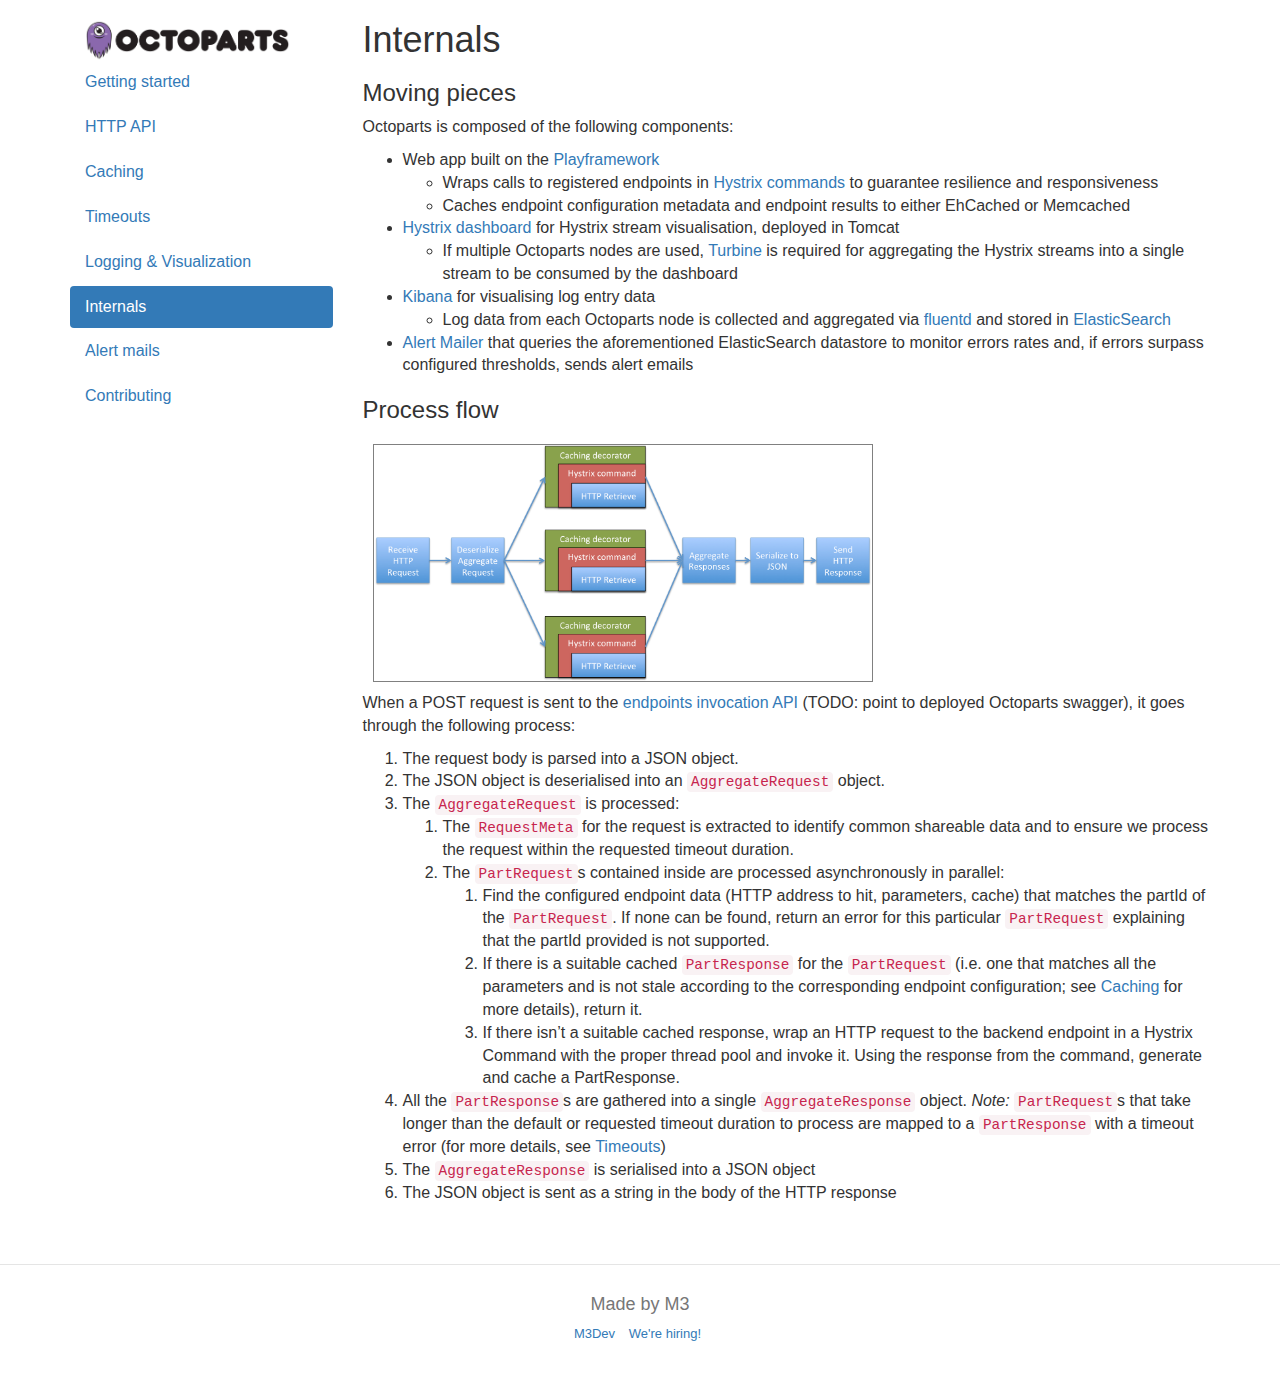
<file: internals.html>
<!DOCTYPE html>
<!--[if lt IE 7]>      <html class="no-js lt-ie9 lt-ie8 lt-ie7"> <![endif]-->
<!--[if IE 7]>         <html class="no-js lt-ie9 lt-ie8"> <![endif]-->
<!--[if IE 8]>         <html class="no-js lt-ie9"> <![endif]-->
<!--[if gt IE 8]><!--> <html lang="en" class="no-js"> <!--<![endif]-->
  <head>
    <meta charset="utf-8">
    <meta http-equiv="X-UA-Compatible" content="IE=edge,chrome=1">
    <!-- Use title if it's in the page YAML frontmatter -->
    <title>Internals | Octoparts</title>
    <meta name="description" content="">
    <meta name="viewport" content="width=device-width, initial-scale=h">

    <!-- Place favicon.ico and apple-touch-icon.png in the root directory -->

    <script src="js/vendor/modernizr-2.6.1.min.js"></script>

    <link rel="stylesheet" href="//maxcdn.bootstrapcdn.com/bootstrap/3.2.0/css/bootstrap.min.css">
    <link rel="stylesheet" href="css/main.css">
  </head>
  <body>
    <!--[if lt IE 7]>
        <p class="chromeframe">You are using an outdated browser. <a href="http://browsehappy.com/">Upgrade your browser today</a> or <a href="http://www.google.com/chromeframe/?redirect=true">install Google Chrome Frame</a> to better experience this site.</p>
    <![endif]-->

    <div class="container">
      <div class="row">

        <div class="col-md-3">
          <div id="sidebar" style="padding-top: 20px;">
<a href="./">                <img width="220px" style="padding-left: 15px;" src="img/octo_logo1.png" />
</a>
            <ul class="nav nav-pills nav-stacked">
              <li ><a href="getting-started.html">Getting started</a></a></li>
              <li ><a href="http-api.html">HTTP API</a></a></li>
              <li ><a href="caching.html">Caching</a></a></li>
              <li ><a href="timeouts.html">Timeouts</a></a></li>
              <li ><a href="logging-visualization.html">Logging & Visualization</a></a></li>
              <li class='active'><a href="internals.html">Internals</a></a></li>
              <li ><a href="alert-mails.html">Alert mails</a></a></li>
              <li ><a href="contributing.html">Contributing</a></a></li>
            </ul>
          </div>
        </div>

        <div class="col-md-9">
          <h1>Internals</h1>
          <h3>Moving pieces</h3>

<p>Octoparts is composed of the following components:</p>

<ul>
<li>Web app built on the <a href="https://www.playframework.com/">Playframework</a>

<ul>
<li>Wraps calls to registered endpoints in <a href="https://github.com/Netflix/Hystrix">Hystrix</a> <a href="http://netflix.github.io/Hystrix/javadoc/index.html?com/netflix/hystrix/HystrixCommand.html">commands</a> to guarantee resilience and responsiveness</li>
<li>Caches endpoint configuration metadata and endpoint results to either EhCached or Memcached</li>
</ul></li>
<li><a href="https://github.com/Netflix/Hystrix/tree/master/hystrix-dashboard">Hystrix dashboard</a> for Hystrix stream visualisation, deployed in Tomcat

<ul>
<li>If multiple Octoparts nodes are used, <a href="https://github.com/Netflix/Turbine/wiki/Getting-Started">Turbine</a> is required for aggregating the Hystrix streams into a single stream to be consumed by the dashboard</li>
</ul></li>
<li><a href="http://www.elasticsearch.org/overview/kibana/">Kibana</a> for visualising log entry data

<ul>
<li>Log data from each Octoparts node is collected and aggregated via <a href="http://www.fluentd.org/">fluentd</a> and stored in <a href="http://www.elasticsearch.org/">ElasticSearch</a></li>
</ul></li>
<li><a href="alert-mails.html">Alert Mailer</a> that queries the aforementioned ElasticSearch datastore to monitor errors rates and, if errors surpass configured thresholds, sends alert emails</li>
</ul>

<h3>Process flow</h3>

<div class="screenshot">
<a target="_blank" href="img/req_resp_flow.png">    <img width="500px" alt="Request to response process flow diagram" src="img/req_resp_flow.png" />
</a></div>

<p>When a POST request is sent to the <a href="http://localhost:9000/swagger-ui/#!/1/Dependencies_invocation">endpoints invocation API</a> (TODO: point to deployed Octoparts swagger), it goes through the following process:</p>

<ol>
<li>The request body is parsed into a JSON object.</li>
<li>The JSON object is deserialised into an <code>AggregateRequest</code> object.</li>
<li>The <code>AggregateRequest</code> is processed:

<ol>
<li>The <code>RequestMeta</code> for the request is extracted to identify common shareable data and to ensure we process the request within the requested timeout duration.</li>
<li>The <code>PartRequest</code>s contained inside are processed asynchronously in parallel:

<ol>
<li>Find the configured endpoint data (HTTP address to hit, parameters, cache) that matches the partId of the <code>PartRequest</code>. If none can be found, return an error for this particular <code>PartRequest</code> explaining that the partId provided is not supported.</li>
<li>If there is a suitable cached <code>PartResponse</code> for the <code>PartRequest</code> (i.e. one that matches all the parameters and is not stale according to the corresponding endpoint configuration; see <a href="caching.html">Caching</a> for more details), return it.</li>
<li>If there isn&rsquo;t a suitable cached response, wrap an HTTP request to the backend endpoint in a Hystrix Command with the proper thread pool and invoke it. Using the response from the command, generate and cache a PartResponse.</li>
</ol></li>
</ol></li>
<li>All the <code>PartResponse</code>s are gathered into a single <code>AggregateResponse</code> object. <em>Note:</em> <code>PartRequest</code>s that take longer than the default or requested timeout duration to process are mapped to a <code>PartResponse</code> with a timeout error (for more details, see <a href="timeouts.html">Timeouts</a>)</li>
<li>The <code>AggregateResponse</code> is serialised into a JSON object</li>
<li>The JSON object is sent as a string in the body of the HTTP response</li>
</ol>

        </div>

      </div>
    </div>

    <footer class="site-footer">
      <div class="container">
        <div class="row">
          <div class="col-md-12">
            <h4>Made by M3</h4>
          </div>
        </div>
        <div class="row">
          <div class="col-md-12">
            <ul class="list-inline">
                <li>
                  <a href="http://m3dev.github.io/">M3Dev</a>
                </li>
                <li>
                  <a href="http://at.m3.com/job">We're hiring!</a>
                </li>
            </ul>
          </div>
        </div>
      </div>
    </footer>

    <script src="//ajax.googleapis.com/ajax/libs/jquery/1.8.0/jquery.min.js"></script>
    <script>window.jQuery || document.write('<script src="js/vendor/jquery-1.8.0.min.js"><\/script>')</script>
    <script src="//maxcdn.bootstrapcdn.com/bootstrap/3.2.0/js/bootstrap.min.js"></script>
    <script src="js/plugins.js"></script>
    <script src="js/main.js"></script>

    <!-- Google Analytics: change UA-XXXXX-X to be your site's ID. -->
    <script>
        var _gaq=[['_setAccount','UA-XXXXX-X'],['_trackPageview']];
        (function(d,t){var g=d.createElement(t),s=d.getElementsByTagName(t)[0];
        g.src=('https:'==location.protocol?'//ssl':'//www')+'.google-analytics.com/ga.js';
        s.parentNode.insertBefore(g,s)}(document,'script'));
    </script>
  </body>
</html>
</file>
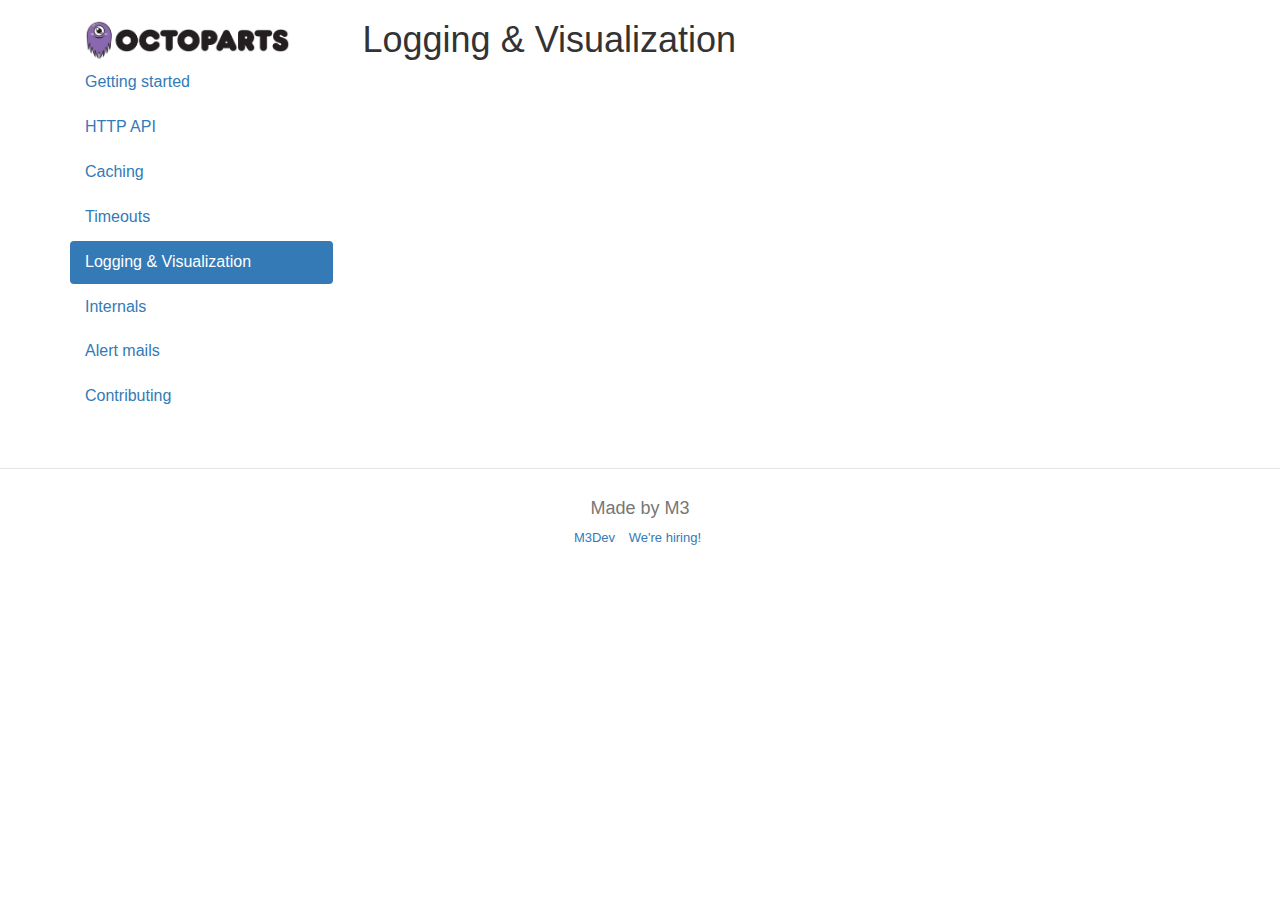
<file: logging-visualization.html>
<!DOCTYPE html>
<!--[if lt IE 7]>      <html class="no-js lt-ie9 lt-ie8 lt-ie7"> <![endif]-->
<!--[if IE 7]>         <html class="no-js lt-ie9 lt-ie8"> <![endif]-->
<!--[if IE 8]>         <html class="no-js lt-ie9"> <![endif]-->
<!--[if gt IE 8]><!--> <html lang="en" class="no-js"> <!--<![endif]-->
  <head>
    <meta charset="utf-8">
    <meta http-equiv="X-UA-Compatible" content="IE=edge,chrome=1">
    <!-- Use title if it's in the page YAML frontmatter -->
    <title>Logging & Visualization | Octoparts</title>
    <meta name="description" content="">
    <meta name="viewport" content="width=device-width, initial-scale=h">

    <!-- Place favicon.ico and apple-touch-icon.png in the root directory -->

    <script src="js/vendor/modernizr-2.6.1.min.js"></script>

    <link rel="stylesheet" href="//maxcdn.bootstrapcdn.com/bootstrap/3.2.0/css/bootstrap.min.css">
    <link rel="stylesheet" href="css/main.css">
  </head>
  <body>
    <!--[if lt IE 7]>
        <p class="chromeframe">You are using an outdated browser. <a href="http://browsehappy.com/">Upgrade your browser today</a> or <a href="http://www.google.com/chromeframe/?redirect=true">install Google Chrome Frame</a> to better experience this site.</p>
    <![endif]-->

    <div class="container">
      <div class="row">

        <div class="col-md-3">
          <div id="sidebar" style="padding-top: 20px;">
<a href="./">                <img width="220px" style="padding-left: 15px;" src="img/octo_logo1.png" />
</a>
            <ul class="nav nav-pills nav-stacked">
              <li ><a href="getting-started.html">Getting started</a></a></li>
              <li ><a href="http-api.html">HTTP API</a></a></li>
              <li ><a href="caching.html">Caching</a></a></li>
              <li ><a href="timeouts.html">Timeouts</a></a></li>
              <li class='active'><a href="logging-visualization.html">Logging & Visualization</a></a></li>
              <li ><a href="internals.html">Internals</a></a></li>
              <li ><a href="alert-mails.html">Alert mails</a></a></li>
              <li ><a href="contributing.html">Contributing</a></a></li>
            </ul>
          </div>
        </div>

        <div class="col-md-9">
          <h1>Logging & Visualization</h1>
          
        </div>

      </div>
    </div>

    <footer class="site-footer">
      <div class="container">
        <div class="row">
          <div class="col-md-12">
            <h4>Made by M3</h4>
          </div>
        </div>
        <div class="row">
          <div class="col-md-12">
            <ul class="list-inline">
                <li>
                  <a href="http://m3dev.github.io/">M3Dev</a>
                </li>
                <li>
                  <a href="http://at.m3.com/job">We're hiring!</a>
                </li>
            </ul>
          </div>
        </div>
      </div>
    </footer>

    <script src="//ajax.googleapis.com/ajax/libs/jquery/1.8.0/jquery.min.js"></script>
    <script>window.jQuery || document.write('<script src="js/vendor/jquery-1.8.0.min.js"><\/script>')</script>
    <script src="//maxcdn.bootstrapcdn.com/bootstrap/3.2.0/js/bootstrap.min.js"></script>
    <script src="js/plugins.js"></script>
    <script src="js/main.js"></script>

    <!-- Google Analytics: change UA-XXXXX-X to be your site's ID. -->
    <script>
        var _gaq=[['_setAccount','UA-XXXXX-X'],['_trackPageview']];
        (function(d,t){var g=d.createElement(t),s=d.getElementsByTagName(t)[0];
        g.src=('https:'==location.protocol?'//ssl':'//www')+'.google-analytics.com/ga.js';
        s.parentNode.insertBefore(g,s)}(document,'script'));
    </script>
  </body>
</html>
</file>
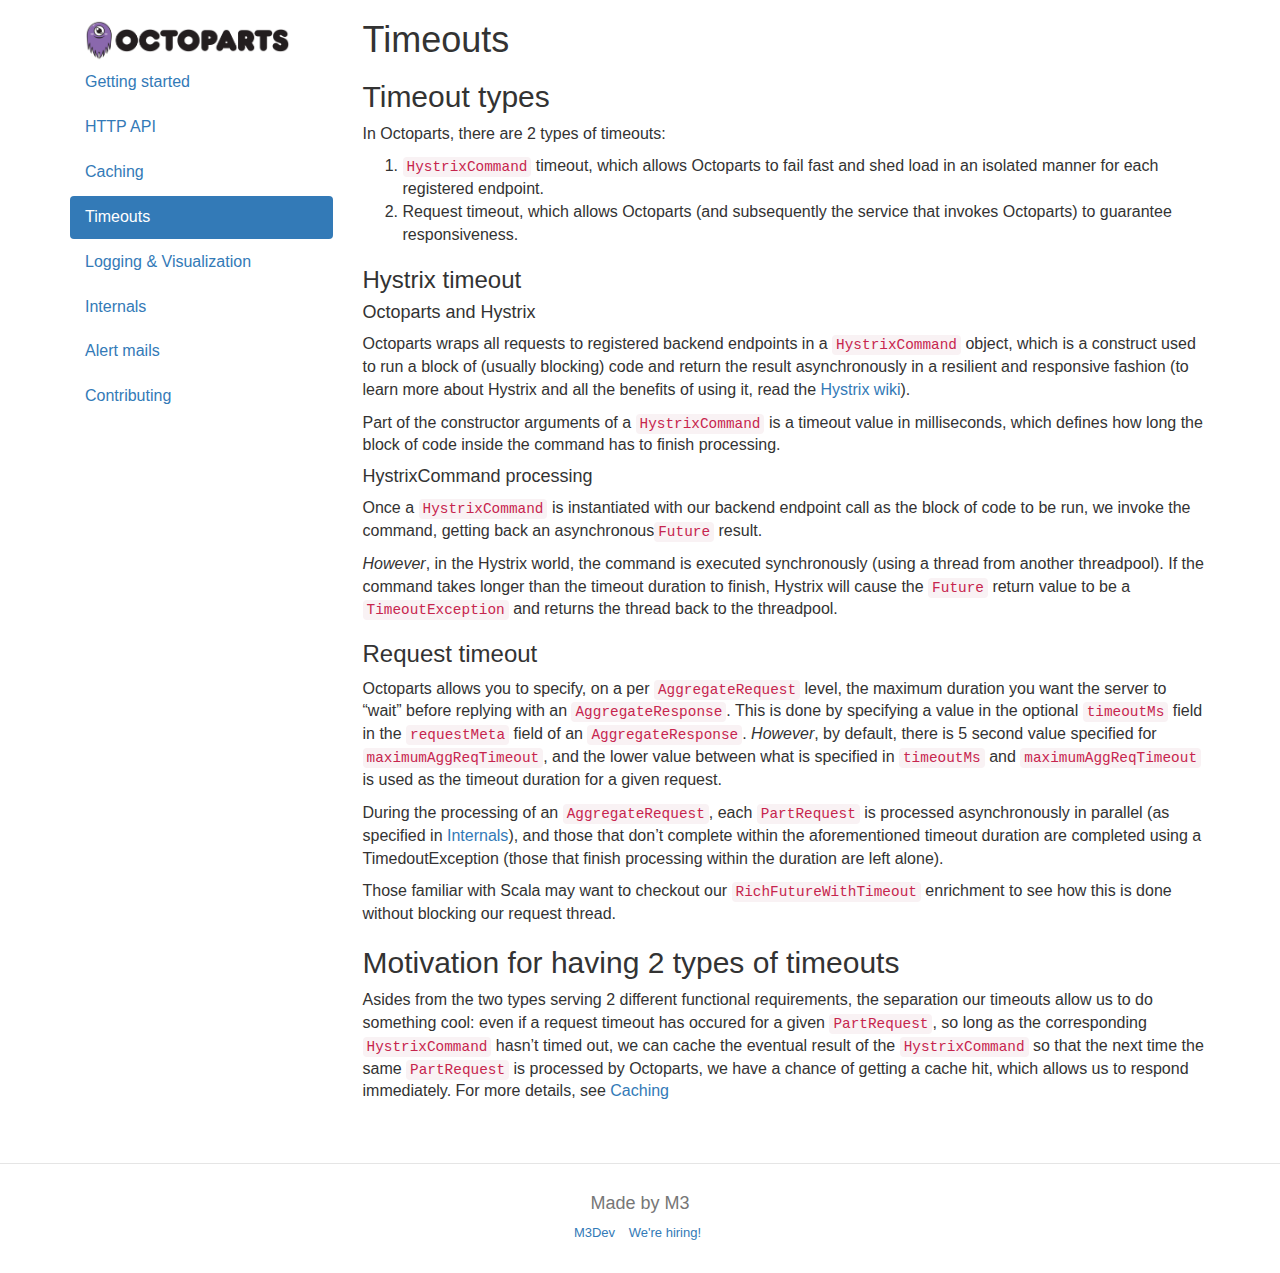
<file: timeouts.html>
<!DOCTYPE html>
<!--[if lt IE 7]>      <html class="no-js lt-ie9 lt-ie8 lt-ie7"> <![endif]-->
<!--[if IE 7]>         <html class="no-js lt-ie9 lt-ie8"> <![endif]-->
<!--[if IE 8]>         <html class="no-js lt-ie9"> <![endif]-->
<!--[if gt IE 8]><!--> <html lang="en" class="no-js"> <!--<![endif]-->
  <head>
    <meta charset="utf-8">
    <meta http-equiv="X-UA-Compatible" content="IE=edge,chrome=1">
    <!-- Use title if it's in the page YAML frontmatter -->
    <title>Timeouts | Octoparts</title>
    <meta name="description" content="">
    <meta name="viewport" content="width=device-width, initial-scale=h">

    <!-- Place favicon.ico and apple-touch-icon.png in the root directory -->

    <script src="js/vendor/modernizr-2.6.1.min.js"></script>

    <link rel="stylesheet" href="//maxcdn.bootstrapcdn.com/bootstrap/3.2.0/css/bootstrap.min.css">
    <link rel="stylesheet" href="css/main.css">
  </head>
  <body>
    <!--[if lt IE 7]>
        <p class="chromeframe">You are using an outdated browser. <a href="http://browsehappy.com/">Upgrade your browser today</a> or <a href="http://www.google.com/chromeframe/?redirect=true">install Google Chrome Frame</a> to better experience this site.</p>
    <![endif]-->

    <div class="container">
      <div class="row">

        <div class="col-md-3">
          <div id="sidebar" style="padding-top: 20px;">
<a href="./">                <img width="220px" style="padding-left: 15px;" src="img/octo_logo1.png" />
</a>
            <ul class="nav nav-pills nav-stacked">
              <li ><a href="getting-started.html">Getting started</a></a></li>
              <li ><a href="http-api.html">HTTP API</a></a></li>
              <li ><a href="caching.html">Caching</a></a></li>
              <li class='active'><a href="timeouts.html">Timeouts</a></a></li>
              <li ><a href="logging-visualization.html">Logging & Visualization</a></a></li>
              <li ><a href="internals.html">Internals</a></a></li>
              <li ><a href="alert-mails.html">Alert mails</a></a></li>
              <li ><a href="contributing.html">Contributing</a></a></li>
            </ul>
          </div>
        </div>

        <div class="col-md-9">
          <h1>Timeouts</h1>
          <h2>Timeout types</h2>

<p>In Octoparts, there are 2 types of timeouts:</p>

<ol>
<li><code>HystrixCommand</code> timeout, which allows Octoparts to fail fast and shed load in an isolated manner for each registered endpoint.</li>
<li>Request timeout, which allows Octoparts (and subsequently the service that invokes Octoparts) to guarantee responsiveness.</li>
</ol>

<h3>Hystrix timeout</h3>

<h4>Octoparts and Hystrix</h4>

<p>Octoparts wraps all requests to registered backend endpoints in a <a href="https://netflix.github.io/Hystrix/javadoc/index.html?com/netflix/hystrix/HystrixCommand.html"><code>HystrixCommand</code></a> object, which is a construct used to run a block of (usually blocking) code and return the result asynchronously in a resilient and responsive fashion (to learn more about Hystrix and all the benefits of using it, read the <a href="https://github.com/Netflix/Hystrix/wiki">Hystrix wiki</a>).</p>

<p>Part of the constructor arguments of a <code>HystrixCommand</code> is a timeout value in milliseconds, which defines how long the block of code inside the command has to finish processing.</p>

<h4>HystrixCommand processing</h4>

<p>Once a <code>HystrixCommand</code> is instantiated with our backend endpoint call as the block of code to be run, we invoke the command, getting back an asynchronous<code>Future</code> result.</p>

<p><em>However</em>, in the Hystrix world, the command is executed synchronously (using a thread from another threadpool). If the command takes longer than the timeout duration to finish, Hystrix will cause the <code>Future</code> return value to be a <code>TimeoutException</code> and returns the thread back to the threadpool.</p>

<h3>Request timeout</h3>

<p>Octoparts allows you to specify, on a per <code>AggregateRequest</code> level, the maximum duration you want the server to &ldquo;wait&rdquo; before replying with an <code>AggregateResponse</code>. This is done by specifying a value in the optional <code>timeoutMs</code> field in the <code>requestMeta</code> field of an <code>AggregateResponse</code>. <em>However</em>, by default, there is 5 second value specified for <code>maximumAggReqTimeout</code>, and the lower value between what is specified in <code>timeoutMs</code> and <code>maximumAggReqTimeout</code> is used as the timeout duration for a given request.</p>

<p>During the processing of an <code>AggregateRequest</code>, each <code>PartRequest</code> is processed asynchronously in parallel (as specified in <a href="internals.html">Internals</a>), and those that don&rsquo;t complete within the aforementioned timeout duration are completed using a TimedoutException (those that finish processing within the duration are left alone).</p>

<p>Those familiar with Scala may want to checkout our <code>RichFutureWithTimeout</code> enrichment to see how this is done without blocking our request thread.</p>

<h2>Motivation for having 2 types of timeouts</h2>

<p>Asides from the two types serving 2 different functional requirements, the separation our timeouts allow us to do something cool: even if a request timeout has occured for a given <code>PartRequest</code>, so long as the corresponding <code>HystrixCommand</code> hasn&rsquo;t timed out, we can cache the eventual result of the <code>HystrixCommand</code> so that the next time the same <code>PartRequest</code> is processed by Octoparts, we have a chance of getting a cache hit, which allows us to respond immediately. For more details, see <a href="caching.html">Caching</a></p>

        </div>

      </div>
    </div>

    <footer class="site-footer">
      <div class="container">
        <div class="row">
          <div class="col-md-12">
            <h4>Made by M3</h4>
          </div>
        </div>
        <div class="row">
          <div class="col-md-12">
            <ul class="list-inline">
                <li>
                  <a href="http://m3dev.github.io/">M3Dev</a>
                </li>
                <li>
                  <a href="http://at.m3.com/job">We're hiring!</a>
                </li>
            </ul>
          </div>
        </div>
      </div>
    </footer>

    <script src="//ajax.googleapis.com/ajax/libs/jquery/1.8.0/jquery.min.js"></script>
    <script>window.jQuery || document.write('<script src="js/vendor/jquery-1.8.0.min.js"><\/script>')</script>
    <script src="//maxcdn.bootstrapcdn.com/bootstrap/3.2.0/js/bootstrap.min.js"></script>
    <script src="js/plugins.js"></script>
    <script src="js/main.js"></script>

    <!-- Google Analytics: change UA-XXXXX-X to be your site's ID. -->
    <script>
        var _gaq=[['_setAccount','UA-XXXXX-X'],['_trackPageview']];
        (function(d,t){var g=d.createElement(t),s=d.getElementsByTagName(t)[0];
        g.src=('https:'==location.protocol?'//ssl':'//www')+'.google-analytics.com/ga.js';
        s.parentNode.insertBefore(g,s)}(document,'script'));
    </script>
  </body>
</html>
</file>
<file: css/main.css>
// Syntax highlighting
.highlight table td { padding: 5px; }
.highlight table pre { margin: 0; }
.highlight .cm {
  color: #999988;
  font-style: italic;
}
.highlight .cp {
  color: #999999;
  font-weight: bold;
}
.highlight .c1 {
  color: #999988;
  font-style: italic;
}
.highlight .cs {
  color: #999999;
  font-weight: bold;
  font-style: italic;
}
.highlight .c, .highlight .cd {
  color: #999988;
  font-style: italic;
}
.highlight .err {
  color: #a61717;
  background-color: #e3d2d2;
}
.highlight .gd {
  color: #000000;
  background-color: #ffdddd;
}
.highlight .ge {
  color: #000000;
  font-style: italic;
}
.highlight .gr {
  color: #aa0000;
}
.highlight .gh {
  color: #999999;
}
.highlight .gi {
  color: #000000;
  background-color: #ddffdd;
}
.highlight .go {
  color: #888888;
}
.highlight .gp {
  color: #555555;
}
.highlight .gs {
  font-weight: bold;
}
.highlight .gu {
  color: #aaaaaa;
}
.highlight .gt {
  color: #aa0000;
}
.highlight .kc {
  color: #000000;
  font-weight: bold;
}
.highlight .kd {
  color: #000000;
  font-weight: bold;
}
.highlight .kn {
  color: #000000;
  font-weight: bold;
}
.highlight .kp {
  color: #000000;
  font-weight: bold;
}
.highlight .kr {
  color: #000000;
  font-weight: bold;
}
.highlight .kt {
  color: #445588;
  font-weight: bold;
}
.highlight .k, .highlight .kv {
  color: #000000;
  font-weight: bold;
}
.highlight .mf {
  color: #009999;
}
.highlight .mh {
  color: #009999;
}
.highlight .il {
  color: #009999;
}
.highlight .mi {
  color: #009999;
}
.highlight .mo {
  color: #009999;
}
.highlight .m, .highlight .mb, .highlight .mx {
  color: #009999;
}
.highlight .sb {
  color: #d14;
}
.highlight .sc {
  color: #d14;
}
.highlight .sd {
  color: #d14;
}
.highlight .s2 {
  color: #d14;
}
.highlight .se {
  color: #d14;
}
.highlight .sh {
  color: #d14;
}
.highlight .si {
  color: #d14;
}
.highlight .sx {
  color: #d14;
}
.highlight .sr {
  color: #009926;
}
.highlight .s1 {
  color: #d14;
}
.highlight .ss {
  color: #990073;
}
.highlight .s {
  color: #d14;
}
.highlight .na {
  color: #008080;
}
.highlight .bp {
  color: #999999;
}
.highlight .nb {
  color: #0086B3;
}
.highlight .nc {
  color: #445588;
  font-weight: bold;
}
.highlight .no {
  color: #008080;
}
.highlight .nd {
  color: #3c5d5d;
  font-weight: bold;
}
.highlight .ni {
  color: #800080;
}
.highlight .ne {
  color: #990000;
  font-weight: bold;
}
.highlight .nf {
  color: #990000;
  font-weight: bold;
}
.highlight .nl {
  color: #990000;
  font-weight: bold;
}
.highlight .nn {
  color: #555555;
}
.highlight .nt {
  color: #000080;
}
.highlight .vc {
  color: #008080;
}
.highlight .vg {
  color: #008080;
}
.highlight .vi {
  color: #008080;
}
.highlight .nv {
  color: #008080;
}
.highlight .ow {
  color: #000000;
  font-weight: bold;
}
.highlight .o {
  color: #000000;
  font-weight: bold;
}
.highlight .w {
  color: #bbbbbb;
}
.highlight {
  background-color: #f8f8f8;
}
body {
  font-size: 16px;
}

.screenshot {
    padding: 10px;
}

.screenshot img {
    border: thin solid gray;
}

.site-footer {
  margin-top: 50px;
  padding-top: 20px;
  padding-bottom: 20px;
  font-size: 13px;
  color: #777;
  border-top: 1px solid #e5e5e5;
  text-align: center;
}
</file>
